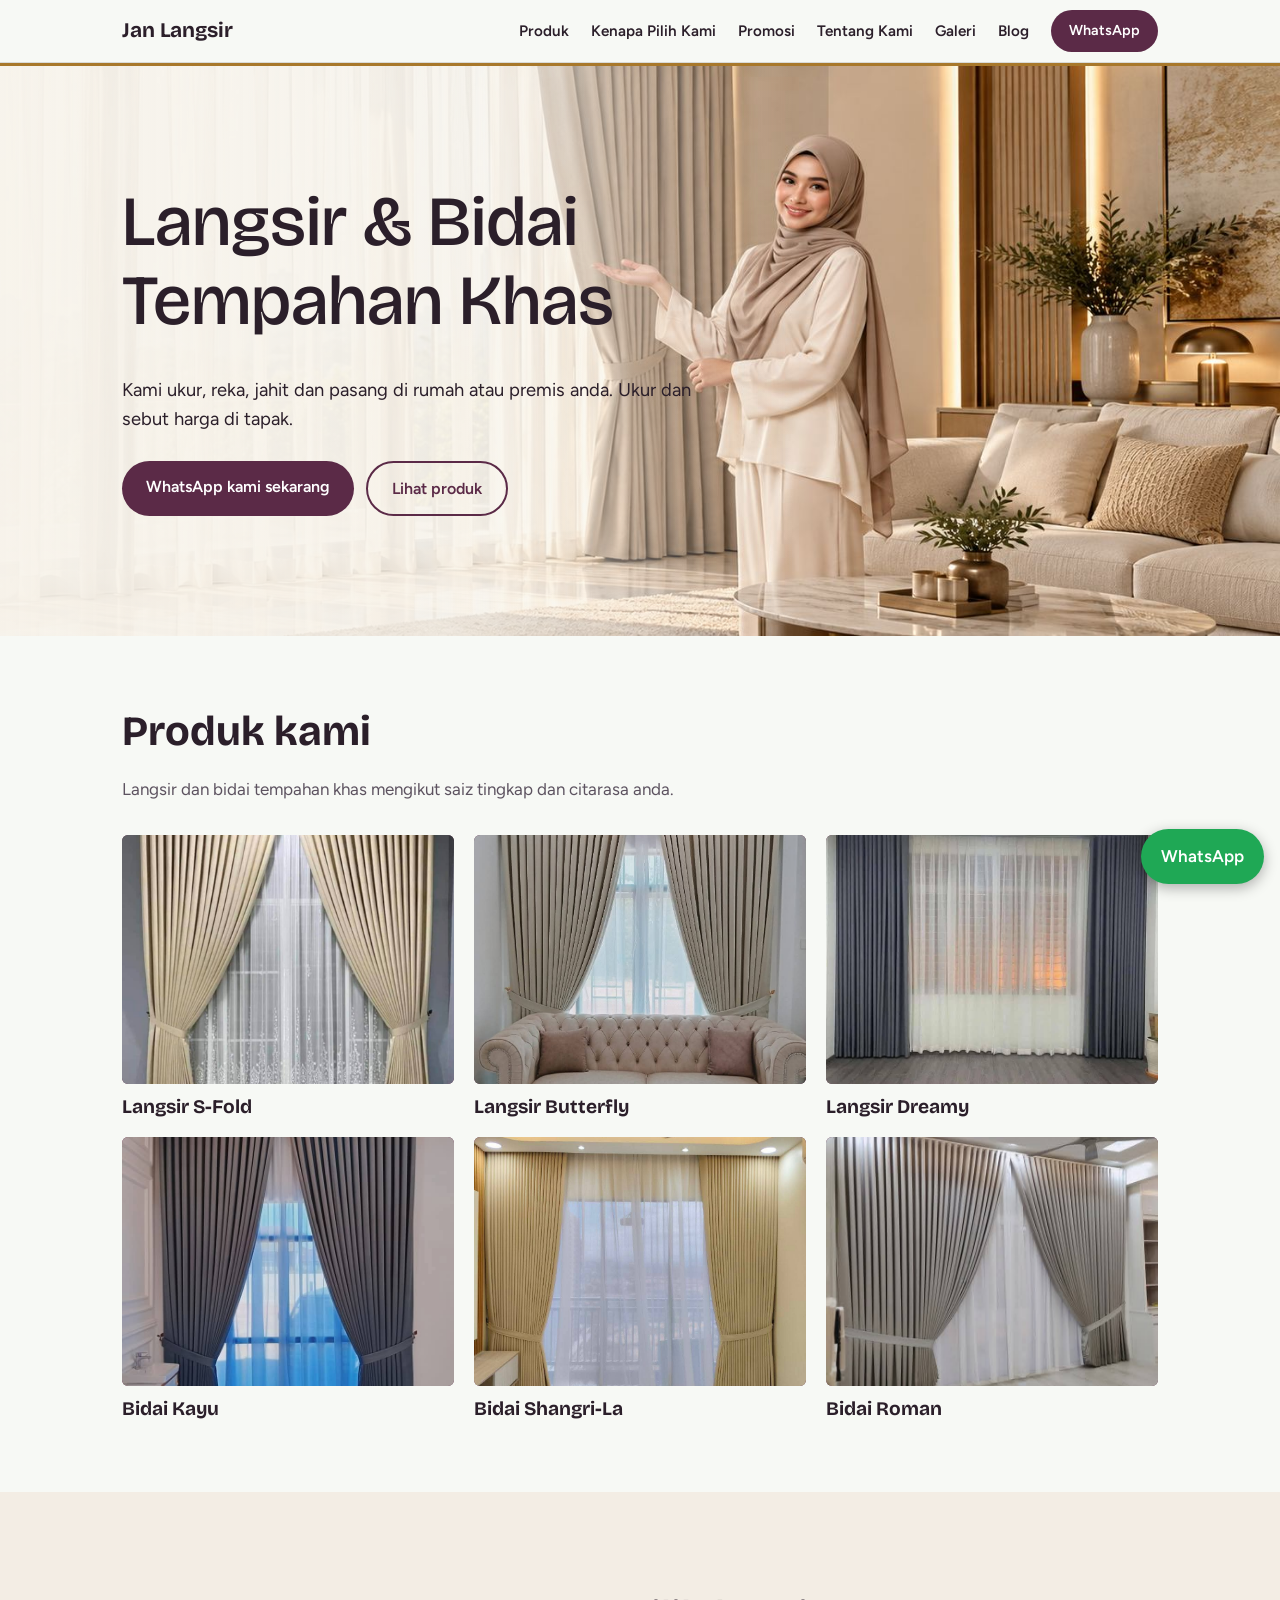
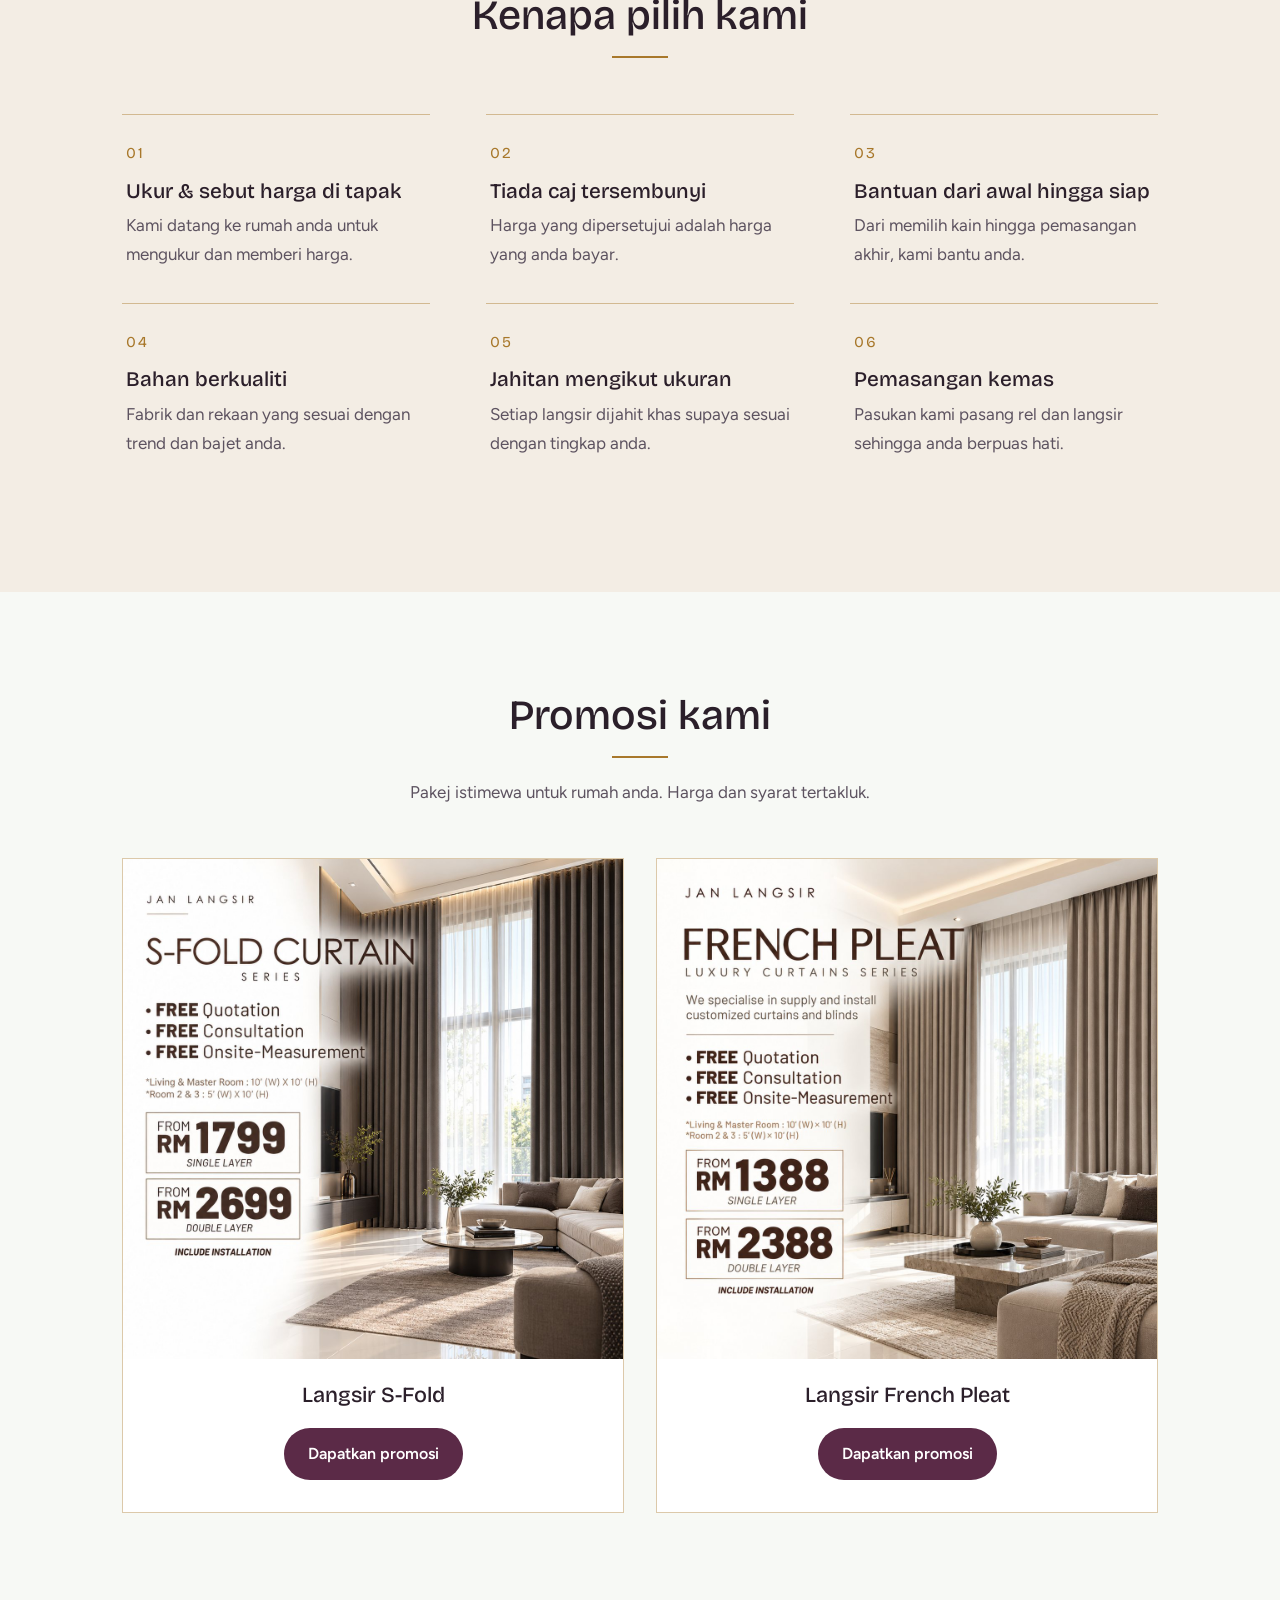
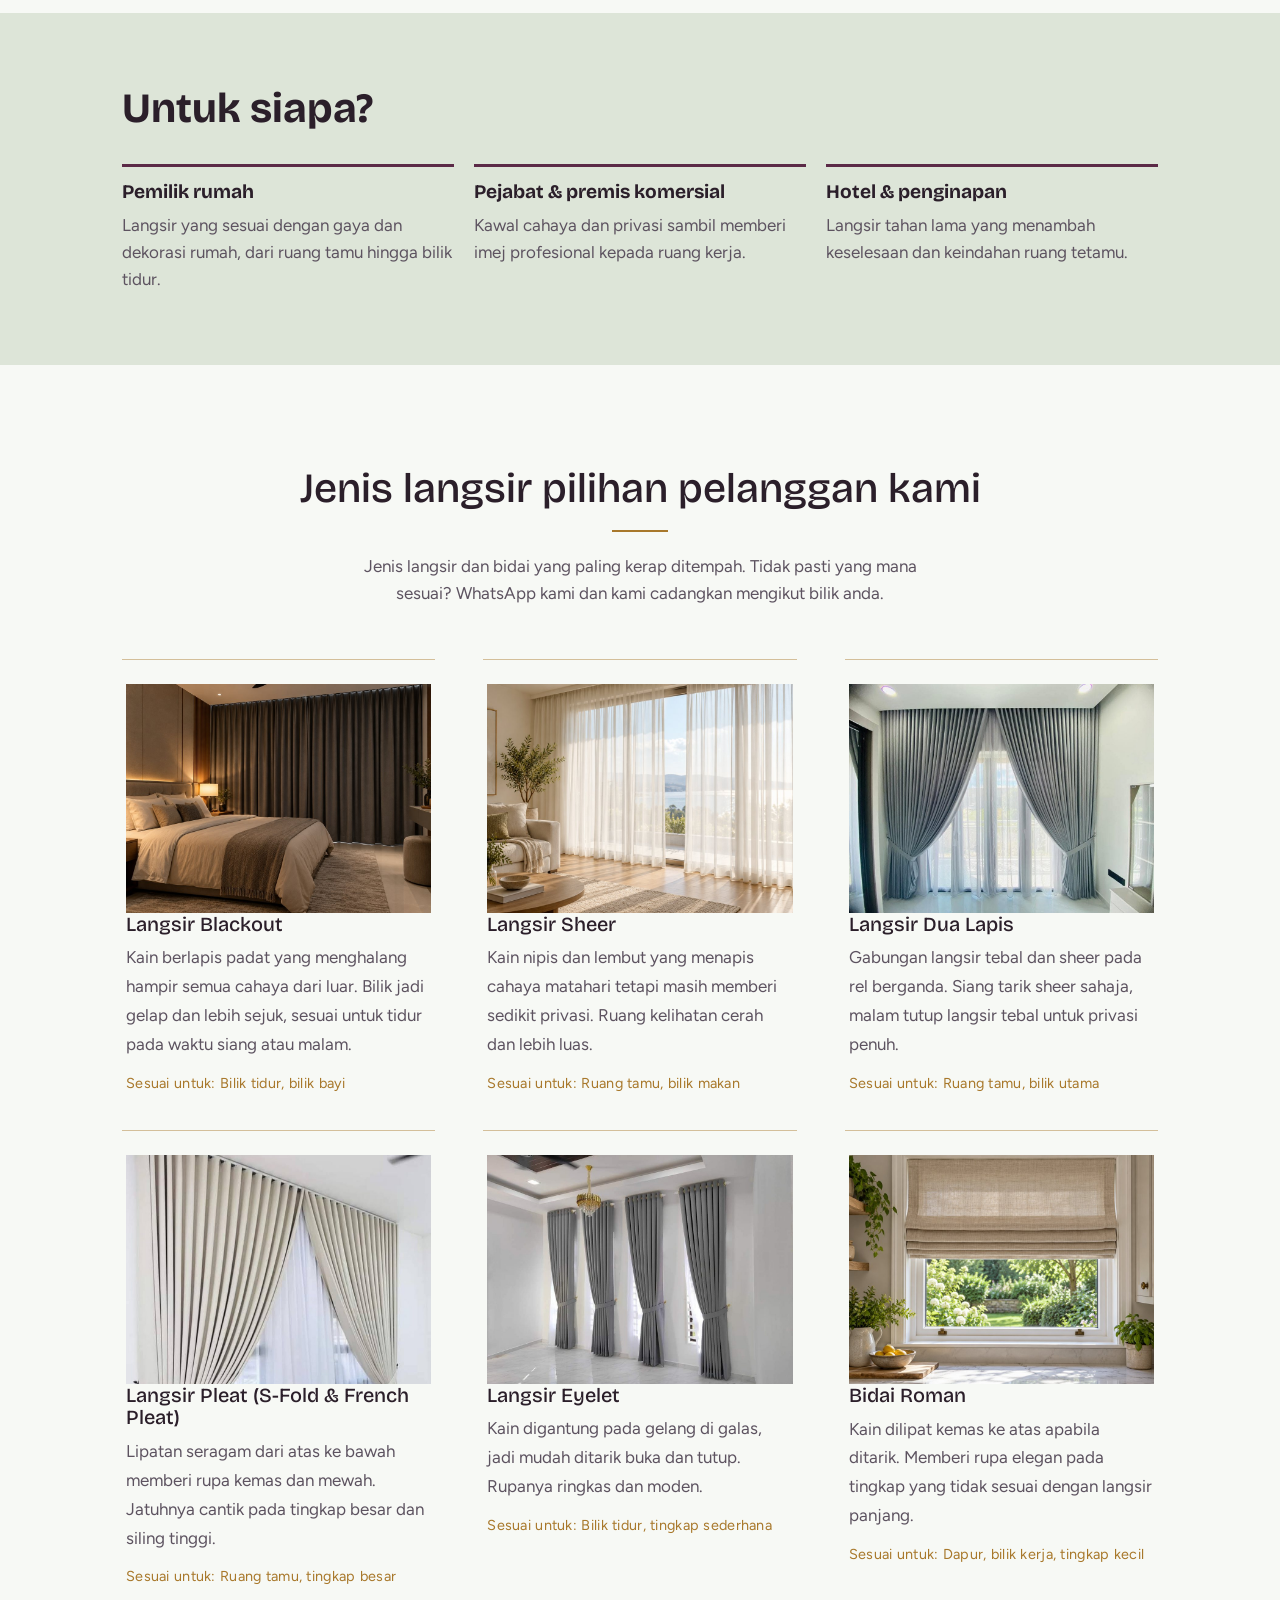
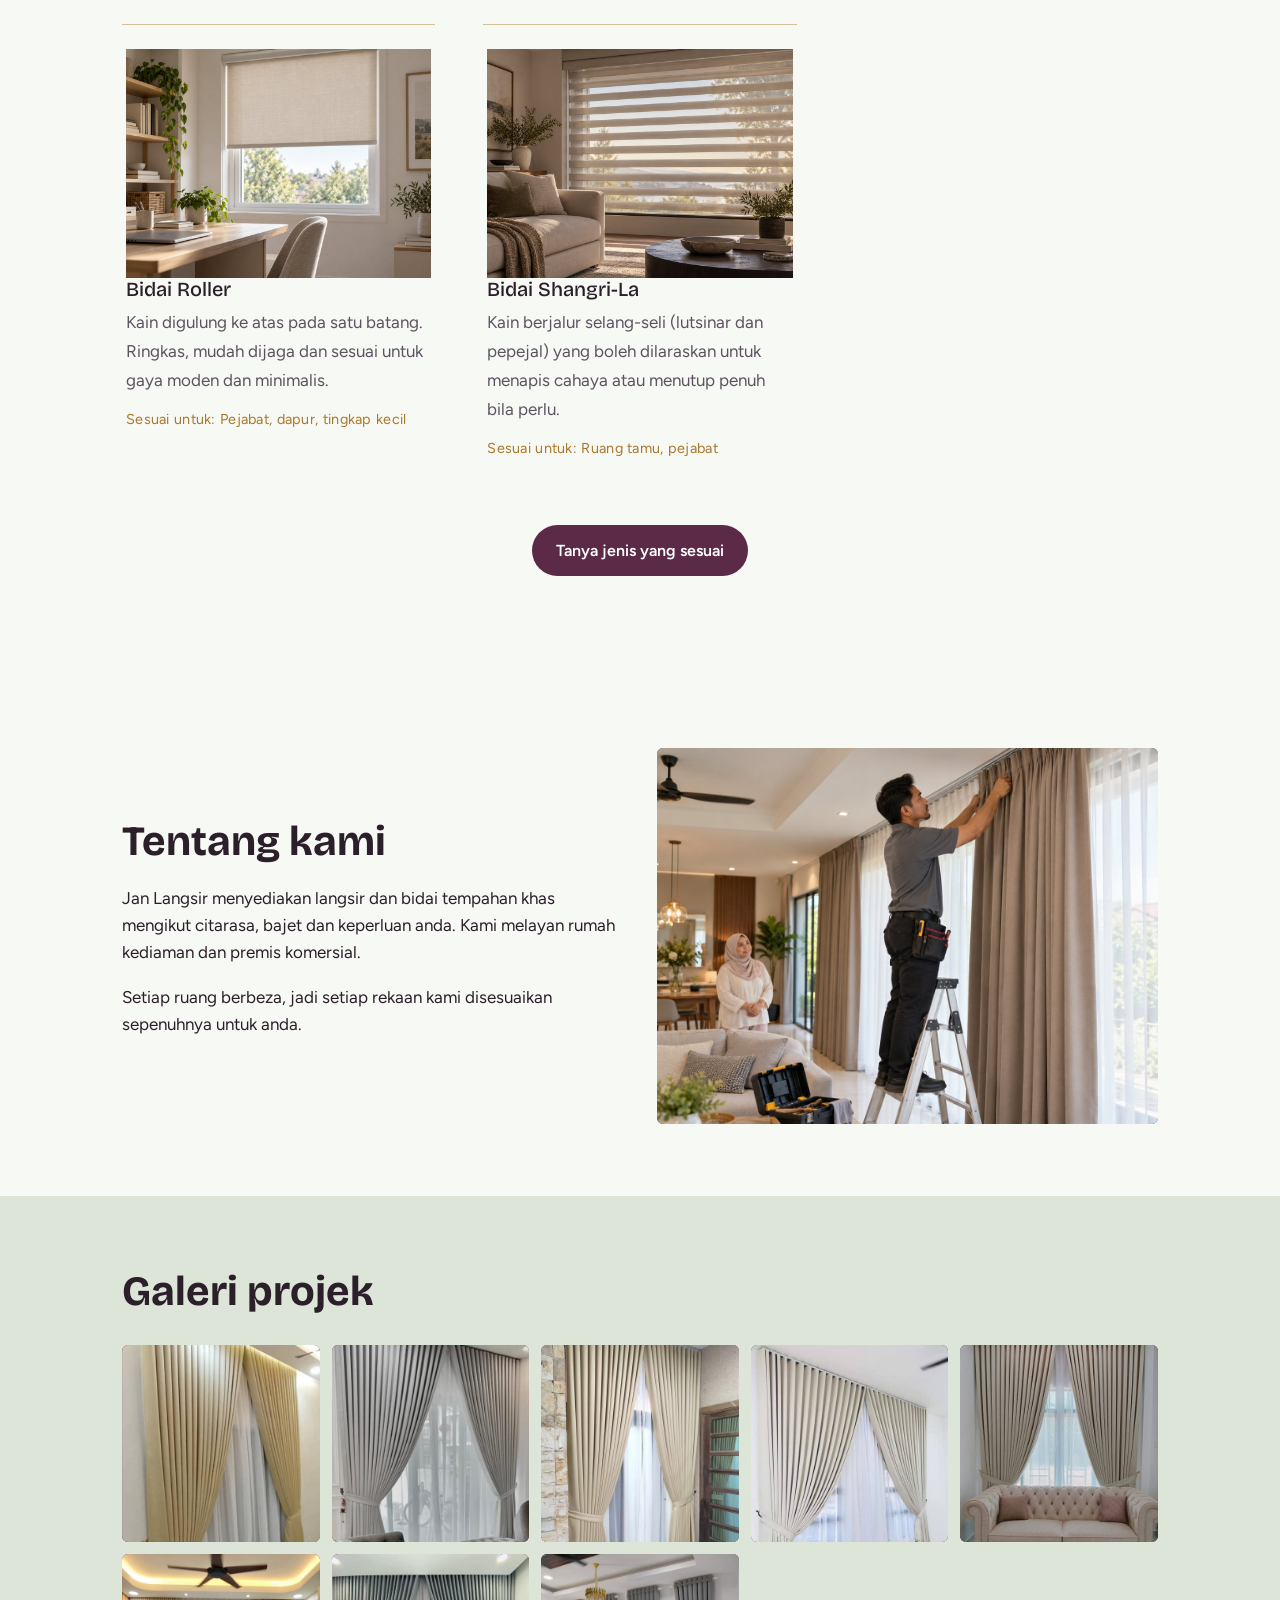
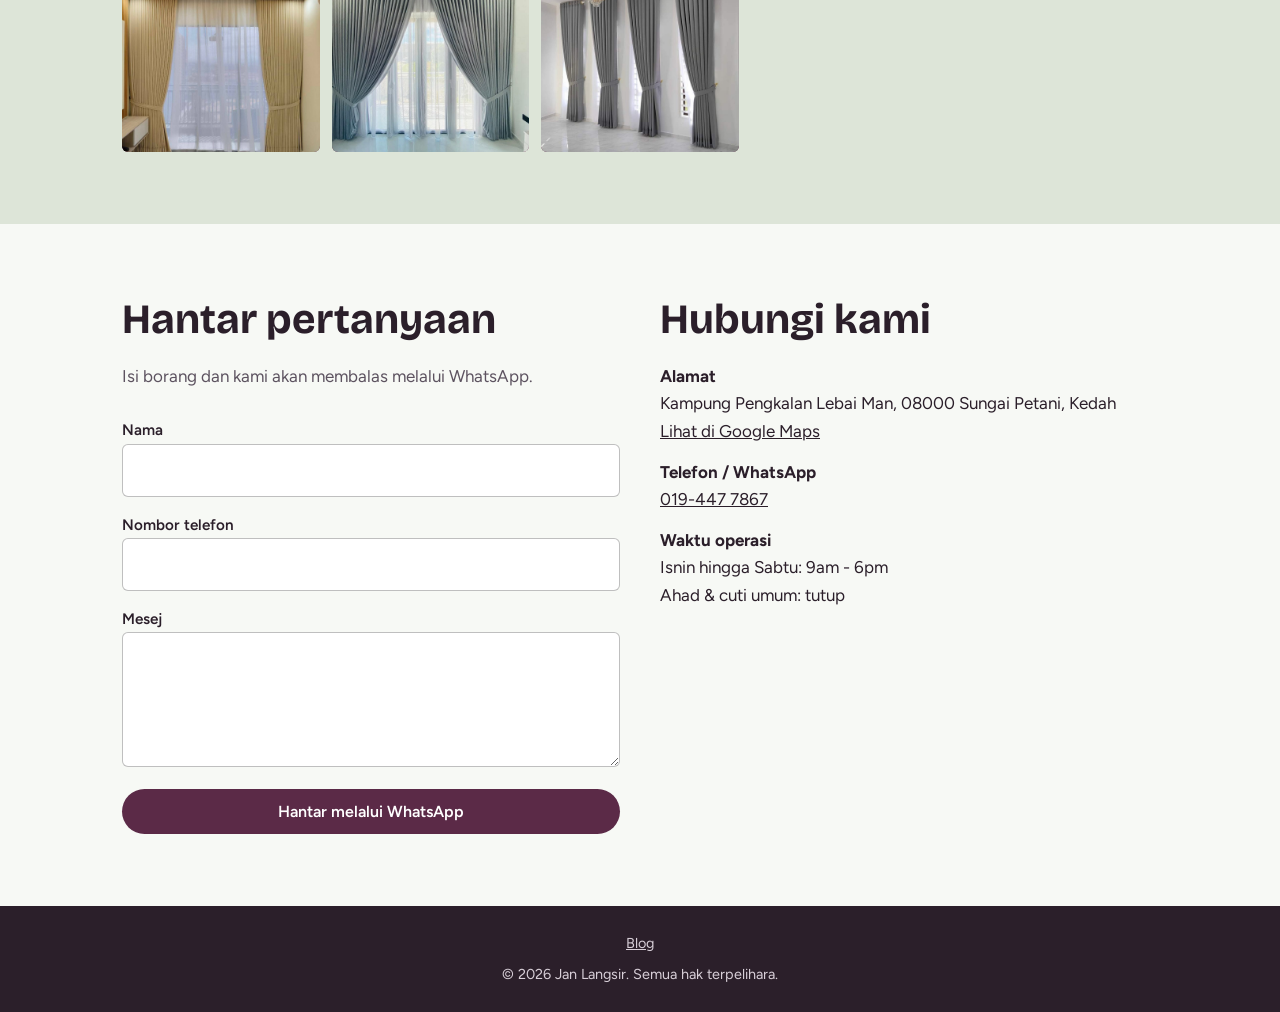
<file: index.html>
<!DOCTYPE html>
<html lang="ms">
<head>
<meta charset="utf-8">
<meta name="viewport" content="width=device-width, initial-scale=1">
<link rel="icon" href="/favicon.ico" sizes="any">
<link rel="icon" type="image/png" href="/favicon.png">
<link rel="apple-touch-icon" href="/apple-touch-icon.png">
<title>Jan Langsir | Langsir & Bidai Tempahan Khas</title>
<meta name="description" content="Langsir dan bidai tempahan khas. Ukur dan sebut harga di tapak. WhatsApp kami sekarang.">
<meta property="og:title" content="Jan Langsir | Langsir & Bidai Tempahan Khas">
<meta property="og:type" content="website">
<link rel="alternate" type="application/rss+xml" title="Blog Jan Langsir" href="blog/feed.xml">
<link rel="preconnect" href="https://fonts.googleapis.com">
<link rel="preconnect" href="https://fonts.gstatic.com" crossorigin>
<link href="https://fonts.googleapis.com/css2?family=Bricolage+Grotesque:wght@500;700&family=Figtree:wght@400;600&display=swap" rel="stylesheet">

<!-- ===== META PIXEL ===== -->
<script>
!function(f,b,e,v,n,t,s){if(f.fbq)return;n=f.fbq=function(){n.callMethod?
n.callMethod.apply(n,arguments):n.queue.push(arguments)};if(!f._fbq)f._fbq=n;
n.push=n;n.loaded=!0;n.version='2.0';n.queue=[];t=b.createElement(e);t.async=!0;
t.src=v;s=b.getElementsByTagName(e)[0];s.parentNode.insertBefore(t,s)}(window,
document,'script','https://connect.facebook.net/en_US/fbevents.js');
fbq('init', '1456977869632692');
fbq('track', 'PageView');
</script>
<noscript><img height="1" width="1" style="display:none" src="https://www.facebook.com/tr?id=1456977869632692&ev=PageView&noscript=1"></noscript>
<!-- ===== END META PIXEL ===== -->

<style>
:root{--ink:#2B1F2A;--plum:#5B2A47;--sage:#DDE5D8;--brass:#A8782B;--bg:#F7F9F5;--fg:#2B1F2A;--card:#fff;--muted:#5d5360}
@media (prefers-color-scheme:dark){:root{--bg:#1d1620;--fg:#f1ebf0;--card:#291e2b;--muted:#b9aebb;--sage:#262b26}}
*{box-sizing:border-box}
html{scroll-behavior:smooth;scroll-padding-top:70px}
body{margin:0;font-family:Figtree,system-ui,sans-serif;background:var(--bg);color:var(--fg);line-height:1.6;font-size:17px}
h1,h2,h3{font-family:'Bricolage Grotesque',Figtree,sans-serif;line-height:1.12;margin:0 0 .5em}
a{color:inherit}
img{max-width:100%;display:block}
:focus-visible{outline:3px solid var(--brass);outline-offset:3px}
.wrap{max-width:1080px;margin:0 auto;padding:0 22px}
.btn{display:inline-block;background:var(--plum);color:#fff;padding:13px 24px;border-radius:999px;font-weight:600;text-decoration:none;border:0;cursor:pointer;font-size:1rem;font-family:inherit}
.btn:hover{background:#431c34}
.btn.light{background:#fff;color:var(--plum)}
.btn.ghost{background:transparent;color:inherit;border:2px solid currentColor}

/* nav */
nav{position:sticky;top:0;z-index:20;background:var(--bg);border-bottom:1px solid rgba(128,128,128,.25)}
nav .wrap{display:flex;align-items:center;justify-content:space-between;height:62px;gap:14px}
.logo{font-family:'Bricolage Grotesque';font-weight:700;font-size:1.3rem;text-decoration:none}
nav ul{display:flex;gap:22px;list-style:none;margin:0;padding:0;align-items:center}
nav ul a{text-decoration:none;font-weight:600;font-size:.95rem}
nav .btn{padding:9px 18px;font-size:.9rem}
@media(max-width:820px){nav ul li:not(:last-child){display:none}}

/* hero */
.hero{position:relative;overflow:hidden;background:var(--plum);color:#fff}
.pleats{position:absolute;inset:0;background:repeating-linear-gradient(90deg,rgba(255,255,255,0) 0 38px,rgba(255,255,255,.09) 52px,rgba(0,0,0,.18) 70px,rgba(255,255,255,0) 90px);-webkit-mask-image:linear-gradient(#000 60%,transparent);mask-image:linear-gradient(#000 60%,transparent)}
.rail{position:absolute;top:0;left:0;right:0;height:10px;background:var(--brass)}
.hero .wrap{position:relative;padding-top:96px;padding-bottom:96px}
.hero h1{font-size:clamp(2.4rem,7vw,4.4rem);max-width:12em}
.hero p{font-size:1.15rem;max-width:32em}
.row{display:flex;gap:12px;flex-wrap:wrap;margin-top:26px}

section{padding:72px 0}
h2.t{font-size:clamp(1.8rem,4.5vw,2.6rem)}
.lead{color:var(--muted);max-width:36em;margin-bottom:0}
.band{background:var(--sage)}
.grid{display:grid;gap:20px;margin-top:32px}
.g3{grid-template-columns:repeat(auto-fit,minmax(280px,1fr))}
.g2{grid-template-columns:repeat(auto-fit,minmax(240px,1fr))}

/* image placeholder tiles: pleated pattern shows until real photo is uploaded */
.ph{position:relative;aspect-ratio:4/3;border-radius:6px;overflow:hidden;background:
 repeating-linear-gradient(90deg,#6c3556 0 18px,#5B2A47 30px,#4a2038 44px);}
.ph img{position:absolute;inset:0;width:100%;height:100%;object-fit:cover}
.prod h3{margin:12px 0 0;font-size:1.2rem}

.why{background:var(--card);border-left:5px solid var(--brass);padding:20px 22px;border-radius:6px}
.why h3{font-size:1.15rem}.why p{margin:0;color:var(--muted)}

.promo{background:var(--plum);color:#fff;border-radius:10px;padding:40px 28px;margin-top:0}
.promo h2{font-size:clamp(1.6rem,4vw,2.3rem)}
.pk{display:grid;gap:16px;grid-template-columns:repeat(auto-fit,minmax(240px,1fr));margin:24px 0}
.pk div{background:rgba(255,255,255,.12);border-radius:8px;padding:18px 20px}
.pk strong{display:block;font-family:'Bricolage Grotesque';font-size:1.8rem}

.who{border-top:3px solid var(--plum);padding-top:14px}
.who h3{font-size:1.2rem}.who p{color:var(--muted);margin:0}
.about{display:grid;gap:34px;grid-template-columns:repeat(auto-fit,minmax(280px,1fr));align-items:center}
.gal{display:grid;gap:12px;grid-template-columns:repeat(auto-fill,minmax(180px,1fr));margin-top:30px}
.gal .ph{aspect-ratio:1}

form{display:grid;gap:14px;max-width:560px;margin-top:26px}
label{font-weight:600;font-size:.95rem}
input,textarea{width:100%;padding:12px 14px;border:1px solid rgba(128,128,128,.5);border-radius:6px;font:inherit;background:var(--card);color:var(--fg)}
.contact{display:grid;gap:40px;grid-template-columns:repeat(auto-fit,minmax(280px,1fr))}
.info p{margin:0 0 14px}
footer{background:var(--ink);color:#d8cfd8;text-align:center;padding:26px 22px;font-size:.9rem}
.wa{position:fixed;right:16px;bottom:16px;background:#1FA855;color:#fff;border-radius:999px;padding:14px 20px;font-weight:600;text-decoration:none;box-shadow:0 4px 14px rgba(0,0,0,.3);z-index:30}

.hero{color:#2B1F2A;background:linear-gradient(90deg,rgba(247,243,235,.94) 0%,rgba(247,243,235,.8) 35%,rgba(247,243,235,0) 62%),url('images/hero.jpeg') right center/cover no-repeat,#efe6da}
.pleats{display:none}
.rail{height:3px}
.hero .wrap{padding-top:120px;padding-bottom:120px}
.hero h1{font-weight:500;max-width:10em}
.hero .btn.light{background:var(--plum);color:#fff}
.hero .btn.ghost{color:var(--plum)}
@media(max-width:700px){.hero{background:linear-gradient(180deg,rgba(247,243,235,.93),rgba(247,243,235,.72)),url('images/hero.jpeg') 72% center/cover no-repeat,#efe6da}.hero .wrap{padding-top:80px;padding-bottom:80px}}
#kenapa{background:#F3EDE4;padding:100px 0}
#kenapa h2.t{text-align:center;font-weight:500}
#kenapa h2.t::after{content:"";display:block;width:56px;height:2px;background:var(--brass);margin:18px auto 0}
#kenapa .grid{counter-reset:w;gap:0 56px;margin-top:56px}
#kenapa .why{counter-increment:w;background:transparent;border:0;border-top:1px solid rgba(168,120,43,.45);border-radius:0;padding:26px 4px 34px}
#kenapa .why::before{content:"0" counter(w);font-family:'Bricolage Grotesque',sans-serif;color:var(--brass);font-size:.95rem;letter-spacing:.14em;display:block;margin-bottom:14px}
#kenapa .why h3{font-weight:500;font-size:1.3rem;margin-bottom:.4em}
#kenapa .why p{line-height:1.7}
@media(prefers-color-scheme:dark){#kenapa{background:#241b26}}
#promosi{padding:100px 0}
#promosi h2.t{text-align:center;font-weight:500}
#promosi h2.t::after{content:"";display:block;width:56px;height:2px;background:var(--brass);margin:18px auto 0}
#promosi .lead{text-align:center;margin:18px auto 0}
.promo-grid{display:grid;gap:32px;grid-template-columns:repeat(auto-fit,minmax(290px,1fr));margin-top:52px}
.pcard{background:var(--card);border:1px solid rgba(168,120,43,.4)}
.pcard .ph{border-radius:0;aspect-ratio:4/3}
.pbody{padding:28px 28px 34px}
.pbody h3{font-size:1.55rem;font-weight:500;margin-bottom:.5em}
.pprice{margin:.15em 0;color:var(--muted)}
.pprice strong{font-family:'Bricolage Grotesque',sans-serif;font-size:1.9rem;font-weight:500;color:var(--plum)}
.pbody ul{list-style:none;padding:0;margin:20px 0 26px}
.pbody li{padding-left:22px;position:relative;margin:4px 0}
.pbody li::before{content:"";position:absolute;left:0;top:.8em;width:12px;height:1px;background:var(--brass)}
@media(prefers-color-scheme:dark){.pprice strong{color:#e6c98a}}
.pcard .ph{aspect-ratio:1/1}
.pbody{text-align:center;padding:24px 20px 32px}
.pbody h3{font-size:1.35rem}
.pbody .btn{margin-top:10px}
.jenis{padding:100px 0}.jenis h2.t{text-align:center;font-weight:500}.jenis h2.t::after{content:"";display:block;width:56px;height:2px;background:var(--brass);margin:18px auto 0}.jenis .lead{text-align:center;margin:18px auto 0}.jgrid{display:grid;grid-template-columns:repeat(auto-fit,minmax(260px,1fr));gap:0 48px;margin-top:52px}.jitem{border-top:1px solid rgba(168,120,43,.45);padding:24px 4px 34px}.jitem h3{font-weight:500;font-size:1.25rem;margin-bottom:.4em}.jitem p{margin:0 0 10px;color:var(--muted);line-height:1.7}.jitem span{font-size:.9rem;color:var(--brass);letter-spacing:.02em}.jcta{text-align:center;margin:30px 0 0}aspect-ratio:4/3;overflow:hidden;margin-bottom:18px}.jimg img{width:100%;height:100%;object-fit:cover;display:block}</style>
</head>
<body>

<nav>
  <div class="wrap">
    <a class="logo" href="#home">Jan Langsir</a>
    <ul>
      <li><a href="#produk">Produk</a></li>
      <li><a href="#kenapa">Kenapa Pilih Kami</a></li>
      <li><a href="#promosi">Promosi</a></li>
      <li><a href="#tentang">Tentang Kami</a></li>
      <li><a href="#galeri">Galeri</a></li>
      <li><a href="blog/">Blog</a></li>
      <li><a class="btn wa-link" href="https://wa.me/60194477867?text=Hi%2C%20saya%20berminat%20dengan%20langsir" target="_blank" rel="noopener">WhatsApp</a></li>
    </ul>
  </div>
</nav>

<header class="hero" id="home">
  <div class="rail"></div><div class="pleats"></div>
  <div class="wrap">
    <h1>Langsir &amp; Bidai Tempahan Khas</h1>
    <p>Kami ukur, reka, jahit dan pasang di rumah atau premis anda. Ukur dan sebut harga di tapak.</p>
    <div class="row">
      <a class="btn light wa-link" href="https://wa.me/60194477867?text=Hi%2C%20saya%20berminat%20dengan%20langsir" target="_blank" rel="noopener">WhatsApp kami sekarang</a>
      <a class="btn ghost" href="#produk">Lihat produk</a>
    </div>
  </div>
</header>

<section id="produk">
  <div class="wrap">
    <h2 class="t">Produk kami</h2>
    <p class="lead">Langsir dan bidai tempahan khas mengikut saiz tingkap dan citarasa anda.</p>
    <!-- Gambar: upload ke folder images/ dengan nama product-1.jpg hingga product-6.jpg -->
    <div class="grid g3">
      <div class="prod"><div class="ph"><img src="images/product-1.jpeg" alt="Langsir S-Fold" loading="lazy" onerror="this.remove()"></div><h3>Langsir S-Fold</h3></div>
      <div class="prod"><div class="ph"><img src="images/product-2.jpeg" alt="Langsir Butterfly" loading="lazy" onerror="this.remove()"></div><h3>Langsir Butterfly</h3></div>
      <div class="prod"><div class="ph"><img src="images/product-3.jpeg" alt="Langsir Dreamy" loading="lazy" onerror="this.remove()"></div><h3>Langsir Dreamy</h3></div>
      <div class="prod"><div class="ph"><img src="images/product-4.jpeg" alt="Bidai Kayu" loading="lazy" onerror="this.remove()"></div><h3>Bidai Kayu</h3></div>
      <div class="prod"><div class="ph"><img src="images/product-5.jpeg" alt="Bidai Shangri-La" loading="lazy" onerror="this.remove()"></div><h3>Bidai Shangri-La</h3></div>
      <div class="prod"><div class="ph"><img src="images/product-6.jpeg" alt="Bidai Roman" loading="lazy" onerror="this.remove()"></div><h3>Bidai Roman</h3></div>
    </div>
  </div>
</section>

<section id="kenapa" class="band">
  <div class="wrap">
    <h2 class="t">Kenapa pilih kami</h2>
    <!-- Ubah ayat di bawah supaya sepadan dengan perkhidmatan sebenar anda -->
    <div class="grid g3">
      <div class="why"><h3>Ukur &amp; sebut harga di tapak</h3><p>Kami datang ke rumah anda untuk mengukur dan memberi harga.</p></div>
      <div class="why"><h3>Tiada caj tersembunyi</h3><p>Harga yang dipersetujui adalah harga yang anda bayar.</p></div>
      <div class="why"><h3>Bantuan dari awal hingga siap</h3><p>Dari memilih kain hingga pemasangan akhir, kami bantu anda.</p></div>
      <div class="why"><h3>Bahan berkualiti</h3><p>Fabrik dan rekaan yang sesuai dengan trend dan bajet anda.</p></div>
      <div class="why"><h3>Jahitan mengikut ukuran</h3><p>Setiap langsir dijahit khas supaya sesuai dengan tingkap anda.</p></div>
      <div class="why"><h3>Pemasangan kemas</h3><p>Pasukan kami pasang rel dan langsir sehingga anda berpuas hati.</p></div>
    </div>
  </div>
</section>

<section id="promosi">
  <div class="wrap">
    <h2 class="t">Promosi kami</h2>
    <p class="lead">Pakej istimewa untuk rumah anda. Harga dan syarat tertakluk.</p>
    <div class="promo-grid">
      <article class="pcard">
        <div class="ph"><img src="images/promo-1.jpeg" alt="Promosi Langsir S-Fold: bermula dari RM1799 satu lapis, RM2699 dua lapis, termasuk pemasangan" loading="lazy" onerror="this.remove()"></div>
        <div class="pbody">
          <h3>Langsir S-Fold</h3>
          <a class="btn wa-link" href="https://wa.me/60194477867?text=Hi%2C%20saya%20berminat%20dengan%20promosi%20langsir%20S-Fold" target="_blank" rel="noopener">Dapatkan promosi</a>
        </div>
      </article>
      <article class="pcard">
        <div class="ph"><img src="images/promo-2.jpeg" alt="Promosi Langsir French Pleat: bermula dari RM1388 satu lapis, RM2388 dua lapis, termasuk pemasangan" loading="lazy" onerror="this.remove()"></div>
        <div class="pbody">
          <h3>Langsir French Pleat</h3>
          <a class="btn wa-link" href="https://wa.me/60194477867?text=Hi%2C%20saya%20berminat%20dengan%20promosi%20langsir%20French%20Pleat" target="_blank" rel="noopener">Dapatkan promosi</a>
        </div>
      </article>
    </div>
  </div>
</section>

<section class="band">
  <div class="wrap">
    <h2 class="t">Untuk siapa?</h2>
    <div class="grid g3">
      <div class="who"><h3>Pemilik rumah</h3><p>Langsir yang sesuai dengan gaya dan dekorasi rumah, dari ruang tamu hingga bilik tidur.</p></div>
      <div class="who"><h3>Pejabat &amp; premis komersial</h3><p>Kawal cahaya dan privasi sambil memberi imej profesional kepada ruang kerja.</p></div>
      <div class="who"><h3>Hotel &amp; penginapan</h3><p>Langsir tahan lama yang menambah keselesaan dan keindahan ruang tetamu.</p></div>
    </div>
  </div>
</section>

<section id="jenis" class="jenis"><div class="wrap"><h2 class="t">Jenis langsir pilihan pelanggan kami</h2><p class="lead">Jenis langsir dan bidai yang paling kerap ditempah. Tidak pasti yang mana sesuai? WhatsApp kami dan kami cadangkan mengikut bilik anda.</p><div class="jgrid"><article class="jitem"><h3>Langsir Blackout</h3><p>Kain berlapis padat yang menghalang hampir semua cahaya dari luar. Bilik jadi gelap dan lebih sejuk, sesuai untuk tidur pada waktu siang atau malam.</p><span>Sesuai untuk: Bilik tidur, bilik bayi</span></article><article class="jitem"><h3>Langsir Sheer</h3><p>Kain nipis dan lembut yang menapis cahaya matahari tetapi masih memberi sedikit privasi. Ruang kelihatan cerah dan lebih luas.</p><span>Sesuai untuk: Ruang tamu, bilik makan</span></article><article class="jitem"><h3>Langsir Dua Lapis</h3><p>Gabungan langsir tebal dan sheer pada rel berganda. Siang tarik sheer sahaja, malam tutup langsir tebal untuk privasi penuh.</p><span>Sesuai untuk: Ruang tamu, bilik utama</span></article><article class="jitem"><h3>Langsir Pleat (S-Fold &amp; French Pleat)</h3><p>Lipatan seragam dari atas ke bawah memberi rupa kemas dan mewah. Jatuhnya cantik pada tingkap besar dan siling tinggi.</p><span>Sesuai untuk: Ruang tamu, tingkap besar</span></article><article class="jitem"><h3>Langsir Eyelet</h3><p>Kain digantung pada gelang di galas, jadi mudah ditarik buka dan tutup. Rupanya ringkas dan moden.</p><span>Sesuai untuk: Bilik tidur, tingkap sederhana</span></article><article class="jitem"><h3>Bidai Roman</h3><p>Kain dilipat kemas ke atas apabila ditarik. Memberi rupa elegan pada tingkap yang tidak sesuai dengan langsir panjang.</p><span>Sesuai untuk: Dapur, bilik kerja, tingkap kecil</span></article><article class="jitem"><h3>Bidai Roller</h3><p>Kain digulung ke atas pada satu batang. Ringkas, mudah dijaga dan sesuai untuk gaya moden dan minimalis.</p><span>Sesuai untuk: Pejabat, dapur, tingkap kecil</span></article><article class="jitem"><h3>Bidai Shangri-La</h3><p>Kain berjalur selang-seli (lutsinar dan pepejal) yang boleh dilaraskan untuk menapis cahaya atau menutup penuh bila perlu.</p><span>Sesuai untuk: Ruang tamu, pejabat</span></article></div><p class="jcta"><a class="btn wa-link" href="https://wa.me/60194477867?text=Hi%2C%20saya%20nak%20tanya%20tentang%20jenis%20langsir" target="_blank" rel="noopener">Tanya jenis yang sesuai</a></p></div></section><section id="tentang">
  <div class="wrap about">
    <div>
      <h2 class="t">Tentang kami</h2>
      <!-- Tulis kisah perniagaan anda: tahun mula, kawasan, pengalaman -->
      <p>Jan Langsir menyediakan langsir dan bidai tempahan khas mengikut citarasa, bajet dan keperluan anda. Kami melayan rumah kediaman dan premis komersial.</p>
      <p>Setiap ruang berbeza, jadi setiap rekaan kami disesuaikan sepenuhnya untuk anda.</p>
    </div>
    <div class="ph"><img src="images/about.jpeg" alt="Jan Langsir" loading="lazy" onerror="this.remove()"></div>
  </div>
</section>

<section id="galeri" class="band">
  <div class="wrap">
    <h2 class="t">Galeri projek</h2>
    <!-- Gambar: gallery-1.jpg hingga gallery-8.jpg dalam folder images/ -->
    <div class="gal">
      <div class="ph"><img src="images/gallery-1.jpeg" alt="Projek langsir" loading="lazy" onerror="this.remove()"></div>
      <div class="ph"><img src="images/gallery-2.jpeg" alt="Projek langsir" loading="lazy" onerror="this.remove()"></div>
      <div class="ph"><img src="images/gallery-3.jpeg" alt="Projek langsir" loading="lazy" onerror="this.remove()"></div>
      <div class="ph"><img src="images/gallery-4.jpeg" alt="Projek langsir" loading="lazy" onerror="this.remove()"></div>
      <div class="ph"><img src="images/gallery-5.jpeg" alt="Projek langsir" loading="lazy" onerror="this.remove()"></div>
      <div class="ph"><img src="images/gallery-6.jpeg" alt="Projek langsir" loading="lazy" onerror="this.remove()"></div>
      <div class="ph"><img src="images/gallery-7.jpeg" alt="Projek langsir" loading="lazy" onerror="this.remove()"></div>
      <div class="ph"><img src="images/gallery-8.jpeg" alt="Projek langsir" loading="lazy" onerror="this.remove()"></div>
    </div>
  </div>
</section>

<!-- Bahagian ULASAN: tambah di sini bila anda ada ulasan pelanggan sebenar -->

<section id="hubungi">
  <div class="wrap contact">
    <div>
      <h2 class="t">Hantar pertanyaan</h2>
      <p class="lead">Isi borang dan kami akan membalas melalui WhatsApp.</p>
      <form id="enq">
        <div><label for="n">Nama</label><input id="n" required></div>
        <div><label for="p">Nombor telefon</label><input id="p" type="tel" required></div>
        <div><label for="m">Mesej</label><textarea id="m" rows="4"></textarea></div>
        <button class="btn" type="submit">Hantar melalui WhatsApp</button>
      </form>
    </div>
    <div class="info">
      <h2 class="t">Hubungi kami</h2>
      <!-- Tukar alamat, nombor dan waktu operasi -->
      <p><strong>Alamat</strong><br>Kampung Pengkalan Lebai Man, 08000 Sungai Petani, Kedah<br><a href="https://maps.app.goo.gl/HEbjg31EkghCRwA37" target="_blank" rel="noopener">Lihat di Google Maps</a></p>
      <p><strong>Telefon / WhatsApp</strong><br><a class="wa-link" href="https://wa.me/60194477867" target="_blank" rel="noopener">019-447 7867</a></p>
      <p><strong>Waktu operasi</strong><br>Isnin hingga Sabtu: 9am - 6pm<br>Ahad &amp; cuti umum: tutup</p>
    </div>
  </div>
</section>

<footer><p style="margin:0 0 8px"><a href="blog/">Blog</a></p>&copy; <span id="yr"></span> Jan Langsir. Semua hak terpelihara.</footer>
<a class="wa wa-link" href="https://wa.me/60194477867?text=Hi%2C%20saya%20berminat%20dengan%20langsir" target="_blank" rel="noopener" aria-label="WhatsApp">WhatsApp</a>

<script>
var WA='60194477867'; // nombor WhatsApp anda, tanpa + atau sempang
document.querySelectorAll('.jitem').forEach(function(c,i){var im=new Image();im.alt=c.querySelector('h3').textContent;im.onload=function(){var d=document.createElement('div');d.className='jimg';d.appendChild(im);c.insertBefore(d,c.firstChild)};im.src='images/jenis-'+(i+1)+'.jpeg'});document.getElementById('yr').textContent=new Date().getFullYear();
document.querySelectorAll('.wa-link').forEach(function(a){
  a.addEventListener('click',function(){ if(window.fbq) fbq('track','Contact'); });
});
document.getElementById('enq').addEventListener('submit',function(e){
  e.preventDefault();
  if(window.fbq) fbq('track','Lead');
  var t='Nama: '+n.value+'\nTelefon: '+p.value+'\nMesej: '+m.value;
  window.open('https://wa.me/'+WA+'?text='+encodeURIComponent(t),'_blank');
});
</script>
</body>
</html>
</file>
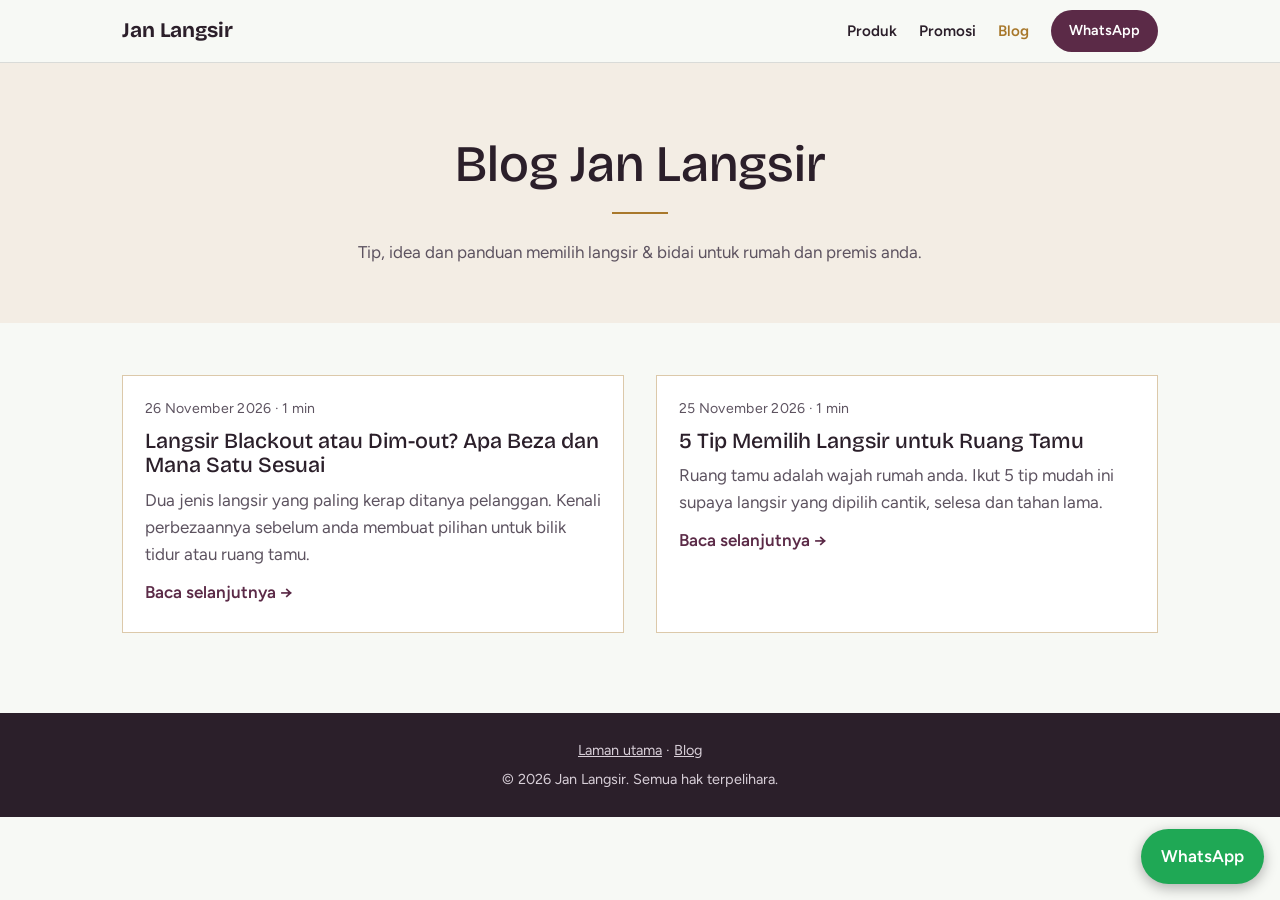
<file: blog/index.html>
<!DOCTYPE html>
<html lang="ms">
<head>
<meta charset="utf-8">
<meta name="viewport" content="width=device-width, initial-scale=1">
<!-- generated-by-build.py -->
<title>Blog Jan Langsir | Jan Langsir</title>
<meta name="description" content="Tip, idea dan panduan memilih langsir &amp; bidai untuk rumah dan premis anda.">
<link rel="canonical" href="https://jan-langsir.com/blog/">
<link rel="icon" href="../favicon.ico" sizes="any">
<link rel="alternate" type="application/rss+xml" title="Blog Jan Langsir" href="https://jan-langsir.com/blog/feed.xml">
<meta property="og:site_name" content="Jan Langsir">
<meta property="og:locale" content="ms_MY">
<meta property="og:type" content="website">
<meta property="og:title" content="Blog Jan Langsir | Jan Langsir">
<meta property="og:description" content="Tip, idea dan panduan memilih langsir &amp; bidai untuk rumah dan premis anda.">
<meta property="og:url" content="https://jan-langsir.com/blog/">
<meta property="og:image" content="https://jan-langsir.com/images/hero.jpeg">
<meta name="twitter:card" content="summary_large_image">
<meta name="twitter:title" content="Blog Jan Langsir | Jan Langsir">
<meta name="twitter:description" content="Tip, idea dan panduan memilih langsir &amp; bidai untuk rumah dan premis anda.">
<meta name="twitter:image" content="https://jan-langsir.com/images/hero.jpeg">
<link rel="preconnect" href="https://fonts.googleapis.com">
<link rel="preconnect" href="https://fonts.gstatic.com" crossorigin>
<link href="https://fonts.googleapis.com/css2?family=Bricolage+Grotesque:wght@500;700&family=Figtree:wght@400;600&display=swap" rel="stylesheet">
<script>
!function(f,b,e,v,n,t,s){if(f.fbq)return;n=f.fbq=function(){n.callMethod?
n.callMethod.apply(n,arguments):n.queue.push(arguments)};if(!f._fbq)f._fbq=n;
n.push=n;n.loaded=!0;n.version='2.0';n.queue=[];t=b.createElement(e);t.async=!0;
t.src=v;s=b.getElementsByTagName(e)[0];s.parentNode.insertBefore(t,s)}(window,
document,'script','https://connect.facebook.net/en_US/fbevents.js');
fbq('init', '1456977869632692');
fbq('track', 'PageView');
</script>
<link rel="stylesheet" href="../blog/blog.css">
</head>
<body>
<nav>
  <div class="wrap">
    <a class="logo" href="../">Jan Langsir</a>
    <ul>
      <li><a href="../#produk">Produk</a></li>
      <li><a href="../#promosi">Promosi</a></li>
      <li><a href="../blog/" aria-current="page">Blog</a></li>
      <li><a class="btn wa-link" href="https://wa.me/60194477867?text=Hi%2C%20saya%20berminat%20dengan%20langsir" target="_blank" rel="noopener">WhatsApp</a></li>
    </ul>
  </div>
</nav>
<header class="bloghead">
  <div class="wrap">
    <h1>Blog Jan Langsir</h1>
    <p>Tip, idea dan panduan memilih langsir & bidai untuk rumah dan premis anda.</p>
  </div>
</header>
<main class="wrap">
  <div class="cards">
<article class="card">
  <a class="card-a" href="langsir-blackout-atau-dimout/">
    
    <div class="card-b">
      <p class="meta">26 November 2026 &middot; 1 min</p>
      <h2>Langsir Blackout atau Dim-out? Apa Beza dan Mana Satu Sesuai</h2>
      <p>Dua jenis langsir yang paling kerap ditanya pelanggan. Kenali perbezaannya sebelum anda membuat pilihan untuk bilik tidur atau ruang tamu.</p>
      <span class="more">Baca selanjutnya &rarr;</span>
    </div>
  </a>
</article>
<article class="card">
  <a class="card-a" href="5-tip-pilih-langsir-ruang-tamu/">
    
    <div class="card-b">
      <p class="meta">25 November 2026 &middot; 1 min</p>
      <h2>5 Tip Memilih Langsir untuk Ruang Tamu</h2>
      <p>Ruang tamu adalah wajah rumah anda. Ikut 5 tip mudah ini supaya langsir yang dipilih cantik, selesa dan tahan lama.</p>
      <span class="more">Baca selanjutnya &rarr;</span>
    </div>
  </a>
</article>
  </div>
</main>
<footer><p style="margin:0 0 6px"><a href="../">Laman utama</a> &middot; <a href="../blog/">Blog</a></p>&copy; 2026 Jan Langsir. Semua hak terpelihara.</footer>
<a class="wa wa-link" href="https://wa.me/60194477867?text=Hi%2C%20saya%20berminat%20dengan%20langsir" target="_blank" rel="noopener" aria-label="WhatsApp">WhatsApp</a>
<script>
document.querySelectorAll('.wa-link').forEach(function(a){a.addEventListener('click',function(){if(window.fbq)fbq('track','Contact');});});
var cp=document.getElementById('copylink');
if(cp){cp.addEventListener('click',function(){
  var u=cp.getAttribute('data-url');
  function ok(){cp.textContent='Pautan disalin ✓';setTimeout(function(){cp.textContent='Salin pautan';},2200);}
  if(navigator.clipboard){navigator.clipboard.writeText(u).then(ok);}
  else{var t=document.createElement('textarea');t.value=u;document.body.appendChild(t);t.select();document.execCommand('copy');t.remove();ok();}
});}
var nb=document.getElementById('nativeshare');
if(nb){if(navigator.share){nb.hidden=false;nb.addEventListener('click',function(){navigator.share({title:nb.getAttribute('data-title'),url:nb.getAttribute('data-url')}).catch(function(){});});}}
</script>
</body>
</html>
</file>
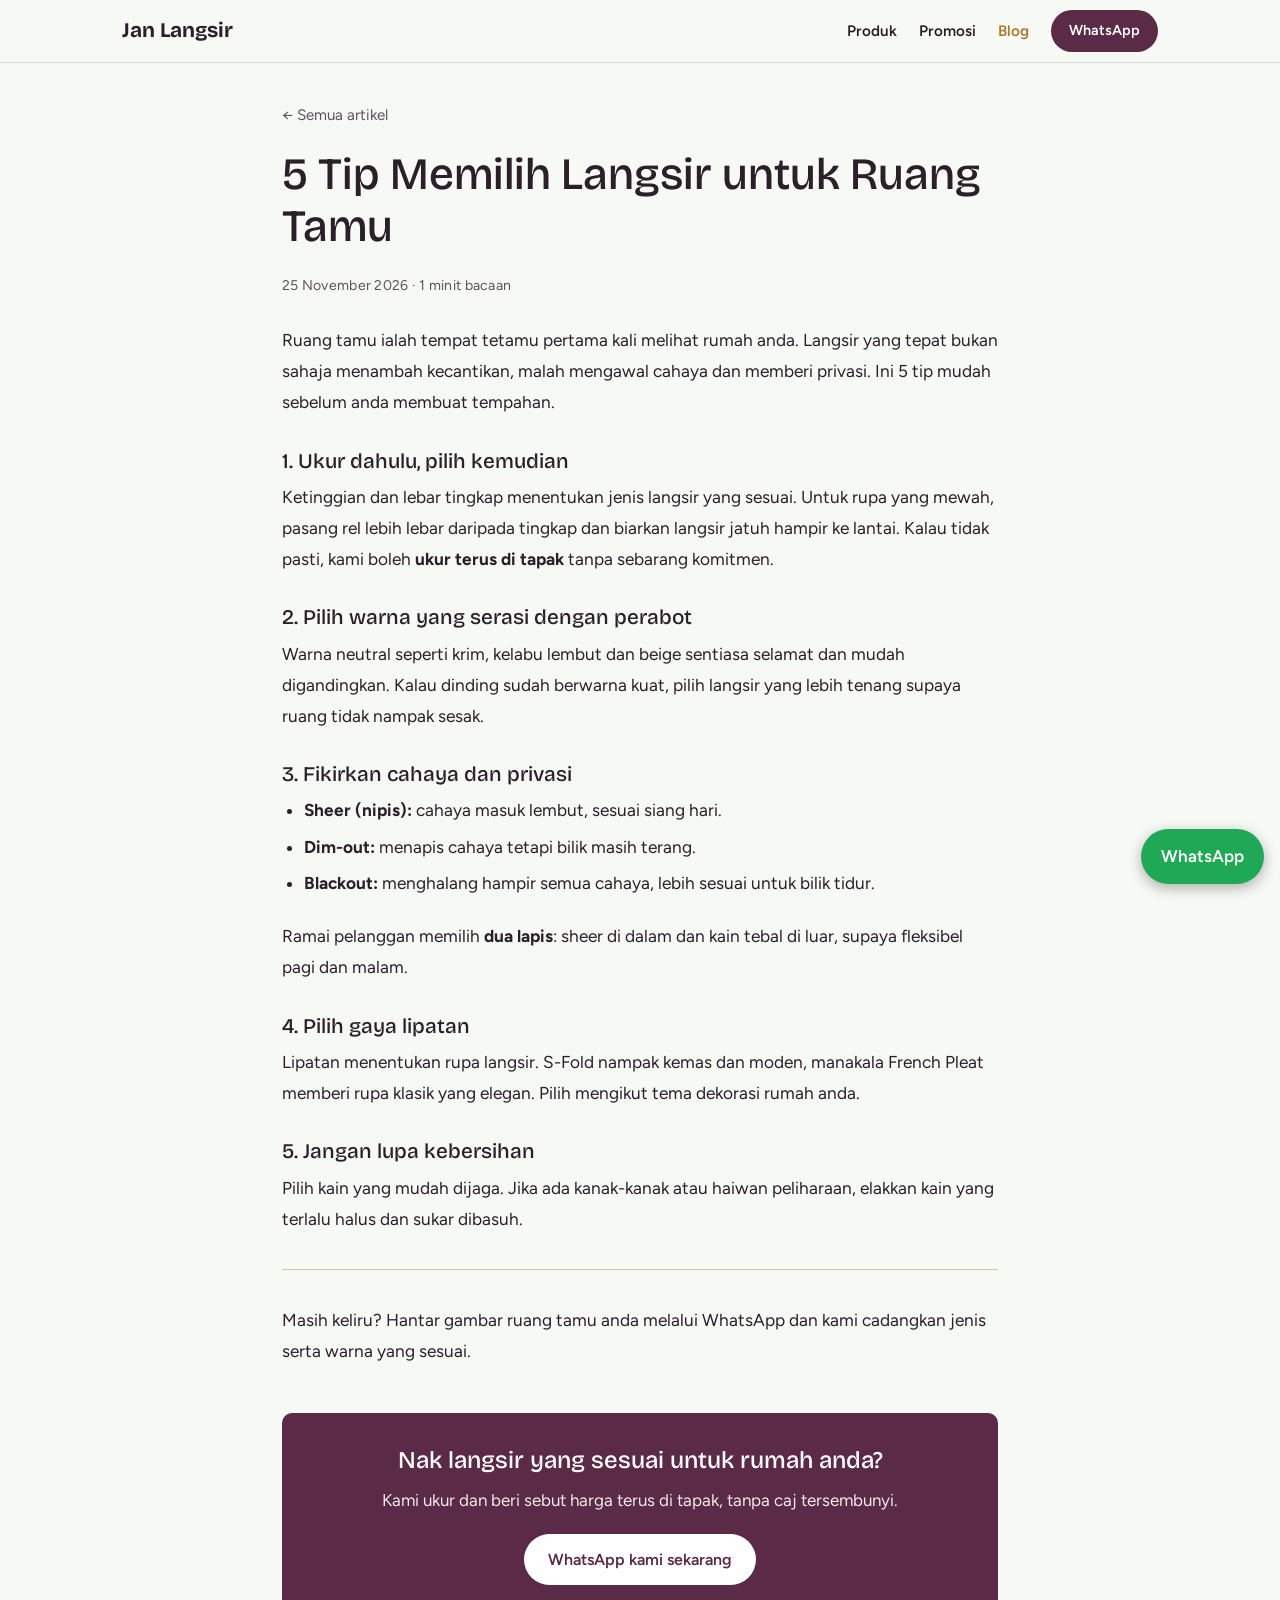
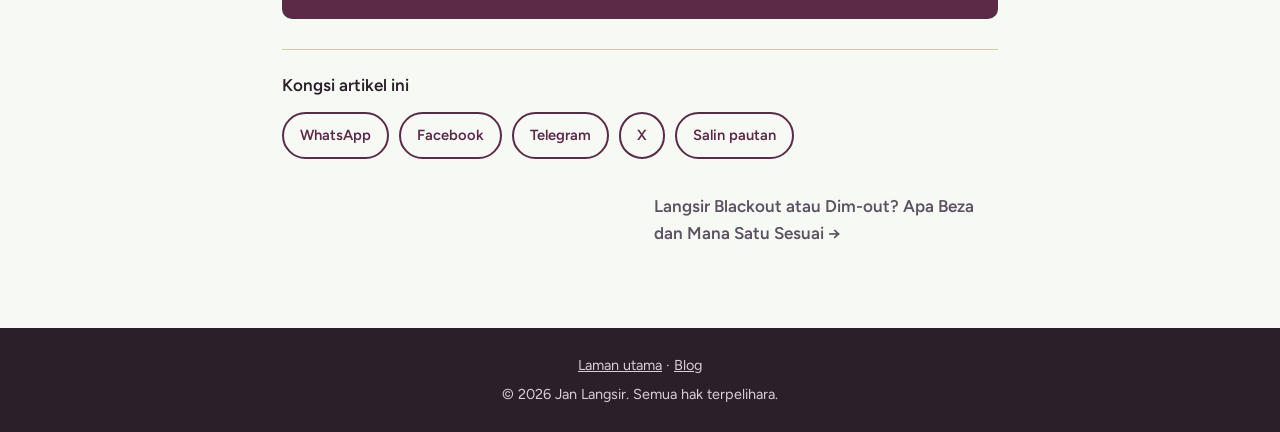
<file: blog/5-tip-pilih-langsir-ruang-tamu/index.html>
<!DOCTYPE html>
<html lang="ms">
<head>
<meta charset="utf-8">
<meta name="viewport" content="width=device-width, initial-scale=1">
<!-- generated-by-build.py -->
<title>5 Tip Memilih Langsir untuk Ruang Tamu | Jan Langsir</title>
<meta name="description" content="Ruang tamu adalah wajah rumah anda. Ikut 5 tip mudah ini supaya langsir yang dipilih cantik, selesa dan tahan lama.">
<link rel="canonical" href="https://jan-langsir.com/blog/5-tip-pilih-langsir-ruang-tamu/">
<link rel="icon" href="../../favicon.ico" sizes="any">
<link rel="alternate" type="application/rss+xml" title="Blog Jan Langsir" href="https://jan-langsir.com/blog/feed.xml">
<meta property="og:site_name" content="Jan Langsir">
<meta property="og:locale" content="ms_MY">
<meta property="og:type" content="article">
<meta property="og:title" content="5 Tip Memilih Langsir untuk Ruang Tamu | Jan Langsir">
<meta property="og:description" content="Ruang tamu adalah wajah rumah anda. Ikut 5 tip mudah ini supaya langsir yang dipilih cantik, selesa dan tahan lama.">
<meta property="og:url" content="https://jan-langsir.com/blog/5-tip-pilih-langsir-ruang-tamu/">
<meta property="og:image" content="https://jan-langsir.com/images/hero.jpeg">
<meta name="twitter:card" content="summary_large_image">
<meta name="twitter:title" content="5 Tip Memilih Langsir untuk Ruang Tamu | Jan Langsir">
<meta name="twitter:description" content="Ruang tamu adalah wajah rumah anda. Ikut 5 tip mudah ini supaya langsir yang dipilih cantik, selesa dan tahan lama.">
<meta name="twitter:image" content="https://jan-langsir.com/images/hero.jpeg">
<meta property="article:published_time" content="2026-11-25">
<script type="application/ld+json">{"@context":"https://schema.org","@type":"BlogPosting","headline":"5 Tip Memilih Langsir untuk Ruang Tamu","datePublished":"2026-11-25","image":"https://jan-langsir.com/images/hero.jpeg","mainEntityOfPage":"https://jan-langsir.com/blog/5-tip-pilih-langsir-ruang-tamu/","author":{"@type":"Organization","name":"Jan Langsir"},"publisher":{"@type":"Organization","name":"Jan Langsir"}}</script>
<link rel="preconnect" href="https://fonts.googleapis.com">
<link rel="preconnect" href="https://fonts.gstatic.com" crossorigin>
<link href="https://fonts.googleapis.com/css2?family=Bricolage+Grotesque:wght@500;700&family=Figtree:wght@400;600&display=swap" rel="stylesheet">
<script>
!function(f,b,e,v,n,t,s){if(f.fbq)return;n=f.fbq=function(){n.callMethod?
n.callMethod.apply(n,arguments):n.queue.push(arguments)};if(!f._fbq)f._fbq=n;
n.push=n;n.loaded=!0;n.version='2.0';n.queue=[];t=b.createElement(e);t.async=!0;
t.src=v;s=b.getElementsByTagName(e)[0];s.parentNode.insertBefore(t,s)}(window,
document,'script','https://connect.facebook.net/en_US/fbevents.js');
fbq('init', '1456977869632692');
fbq('track', 'PageView');
</script>
<link rel="stylesheet" href="../../blog/blog.css">
</head>
<body>
<nav>
  <div class="wrap">
    <a class="logo" href="../../">Jan Langsir</a>
    <ul>
      <li><a href="../../#produk">Produk</a></li>
      <li><a href="../../#promosi">Promosi</a></li>
      <li><a href="../../blog/" aria-current="page">Blog</a></li>
      <li><a class="btn wa-link" href="https://wa.me/60194477867?text=Hi%2C%20saya%20berminat%20dengan%20langsir" target="_blank" rel="noopener">WhatsApp</a></li>
    </ul>
  </div>
</nav>
<main class="wrap post">
  <p class="crumb"><a href="../">&larr; Semua artikel</a></p>
  <h1>5 Tip Memilih Langsir untuk Ruang Tamu</h1>
  <p class="meta">25 November 2026 &middot; 1 minit bacaan</p>
  
  <article class="prose">
<p>Ruang tamu ialah tempat tetamu pertama kali melihat rumah anda. Langsir yang tepat bukan sahaja menambah kecantikan, malah mengawal cahaya dan memberi privasi. Ini 5 tip mudah sebelum anda membuat tempahan.</p>
<h3>1. Ukur dahulu, pilih kemudian</h3>
<p>Ketinggian dan lebar tingkap menentukan jenis langsir yang sesuai. Untuk rupa yang mewah, pasang rel lebih lebar daripada tingkap dan biarkan langsir jatuh hampir ke lantai. Kalau tidak pasti, kami boleh <strong>ukur terus di tapak</strong> tanpa sebarang komitmen.</p>
<h3>2. Pilih warna yang serasi dengan perabot</h3>
<p>Warna neutral seperti krim, kelabu lembut dan beige sentiasa selamat dan mudah digandingkan. Kalau dinding sudah berwarna kuat, pilih langsir yang lebih tenang supaya ruang tidak nampak sesak.</p>
<h3>3. Fikirkan cahaya dan privasi</h3>
<ul><li><strong>Sheer (nipis):</strong> cahaya masuk lembut, sesuai siang hari.</li><li><strong>Dim-out:</strong> menapis cahaya tetapi bilik masih terang.</li><li><strong>Blackout:</strong> menghalang hampir semua cahaya, lebih sesuai untuk bilik tidur.</li></ul>
<p>Ramai pelanggan memilih <strong>dua lapis</strong>: sheer di dalam dan kain tebal di luar, supaya fleksibel pagi dan malam.</p>
<h3>4. Pilih gaya lipatan</h3>
<p>Lipatan menentukan rupa langsir. S-Fold nampak kemas dan moden, manakala French Pleat memberi rupa klasik yang elegan. Pilih mengikut tema dekorasi rumah anda.</p>
<h3>5. Jangan lupa kebersihan</h3>
<p>Pilih kain yang mudah dijaga. Jika ada kanak-kanak atau haiwan peliharaan, elakkan kain yang terlalu halus dan sukar dibasuh.</p>
<hr>
<p>Masih keliru? Hantar gambar ruang tamu anda melalui WhatsApp dan kami cadangkan jenis serta warna yang sesuai.</p>
  </article>
  <aside class="cta">
    <h2>Nak langsir yang sesuai untuk rumah anda?</h2>
    <p>Kami ukur dan beri sebut harga terus di tapak, tanpa caj tersembunyi.</p>
    <a class="btn wa-link" href="https://wa.me/60194477867?text=Hi%2C%20saya%20baca%20artikel%20anda%3A%205%20Tip%20Memilih%20Langsir%20untuk%20Ruang%20Tamu.%20Saya%20berminat%20untuk%20dapatkan%20sebut%20harga." target="_blank" rel="noopener">WhatsApp kami sekarang</a>
  </aside>
  <div class="share">
  <p class="share-t">Kongsi artikel ini</p>
  <div class="share-row">
    <button type="button" id="nativeshare" class="sbtn" data-url="https://jan-langsir.com/blog/5-tip-pilih-langsir-ruang-tamu/" data-title="5 Tip Memilih Langsir untuk Ruang Tamu" hidden>Kongsi…</button>
    <a class="sbtn s-wa" href="https://wa.me/?text=5%20Tip%20Memilih%20Langsir%20untuk%20Ruang%20Tamu%20https%3A%2F%2Fjan-langsir.com%2Fblog%2F5-tip-pilih-langsir-ruang-tamu%2F" target="_blank" rel="noopener">WhatsApp</a>
    <a class="sbtn s-fb" href="https://www.facebook.com/sharer/sharer.php?u=https%3A%2F%2Fjan-langsir.com%2Fblog%2F5-tip-pilih-langsir-ruang-tamu%2F" target="_blank" rel="noopener">Facebook</a>
    <a class="sbtn s-tg" href="https://t.me/share/url?url=https%3A%2F%2Fjan-langsir.com%2Fblog%2F5-tip-pilih-langsir-ruang-tamu%2F&amp;text=5%20Tip%20Memilih%20Langsir%20untuk%20Ruang%20Tamu" target="_blank" rel="noopener">Telegram</a>
    <a class="sbtn s-x" href="https://twitter.com/intent/tweet?url=https%3A%2F%2Fjan-langsir.com%2Fblog%2F5-tip-pilih-langsir-ruang-tamu%2F&amp;text=5%20Tip%20Memilih%20Langsir%20untuk%20Ruang%20Tamu" target="_blank" rel="noopener">X</a>
    <button type="button" id="copylink" class="sbtn" data-url="https://jan-langsir.com/blog/5-tip-pilih-langsir-ruang-tamu/">Salin pautan</button>
  </div>
</div>
  <div class="pn"><span></span><a href="../langsir-blackout-atau-dimout/">Langsir Blackout atau Dim-out? Apa Beza dan Mana Satu Sesuai &rarr;</a></div>
</main>
<footer><p style="margin:0 0 6px"><a href="../../">Laman utama</a> &middot; <a href="../../blog/">Blog</a></p>&copy; 2026 Jan Langsir. Semua hak terpelihara.</footer>
<a class="wa wa-link" href="https://wa.me/60194477867?text=Hi%2C%20saya%20berminat%20dengan%20langsir" target="_blank" rel="noopener" aria-label="WhatsApp">WhatsApp</a>
<script>
document.querySelectorAll('.wa-link').forEach(function(a){a.addEventListener('click',function(){if(window.fbq)fbq('track','Contact');});});
var cp=document.getElementById('copylink');
if(cp){cp.addEventListener('click',function(){
  var u=cp.getAttribute('data-url');
  function ok(){cp.textContent='Pautan disalin ✓';setTimeout(function(){cp.textContent='Salin pautan';},2200);}
  if(navigator.clipboard){navigator.clipboard.writeText(u).then(ok);}
  else{var t=document.createElement('textarea');t.value=u;document.body.appendChild(t);t.select();document.execCommand('copy');t.remove();ok();}
});}
var nb=document.getElementById('nativeshare');
if(nb){if(navigator.share){nb.hidden=false;nb.addEventListener('click',function(){navigator.share({title:nb.getAttribute('data-title'),url:nb.getAttribute('data-url')}).catch(function(){});});}}
</script>
</body>
</html>
</file>
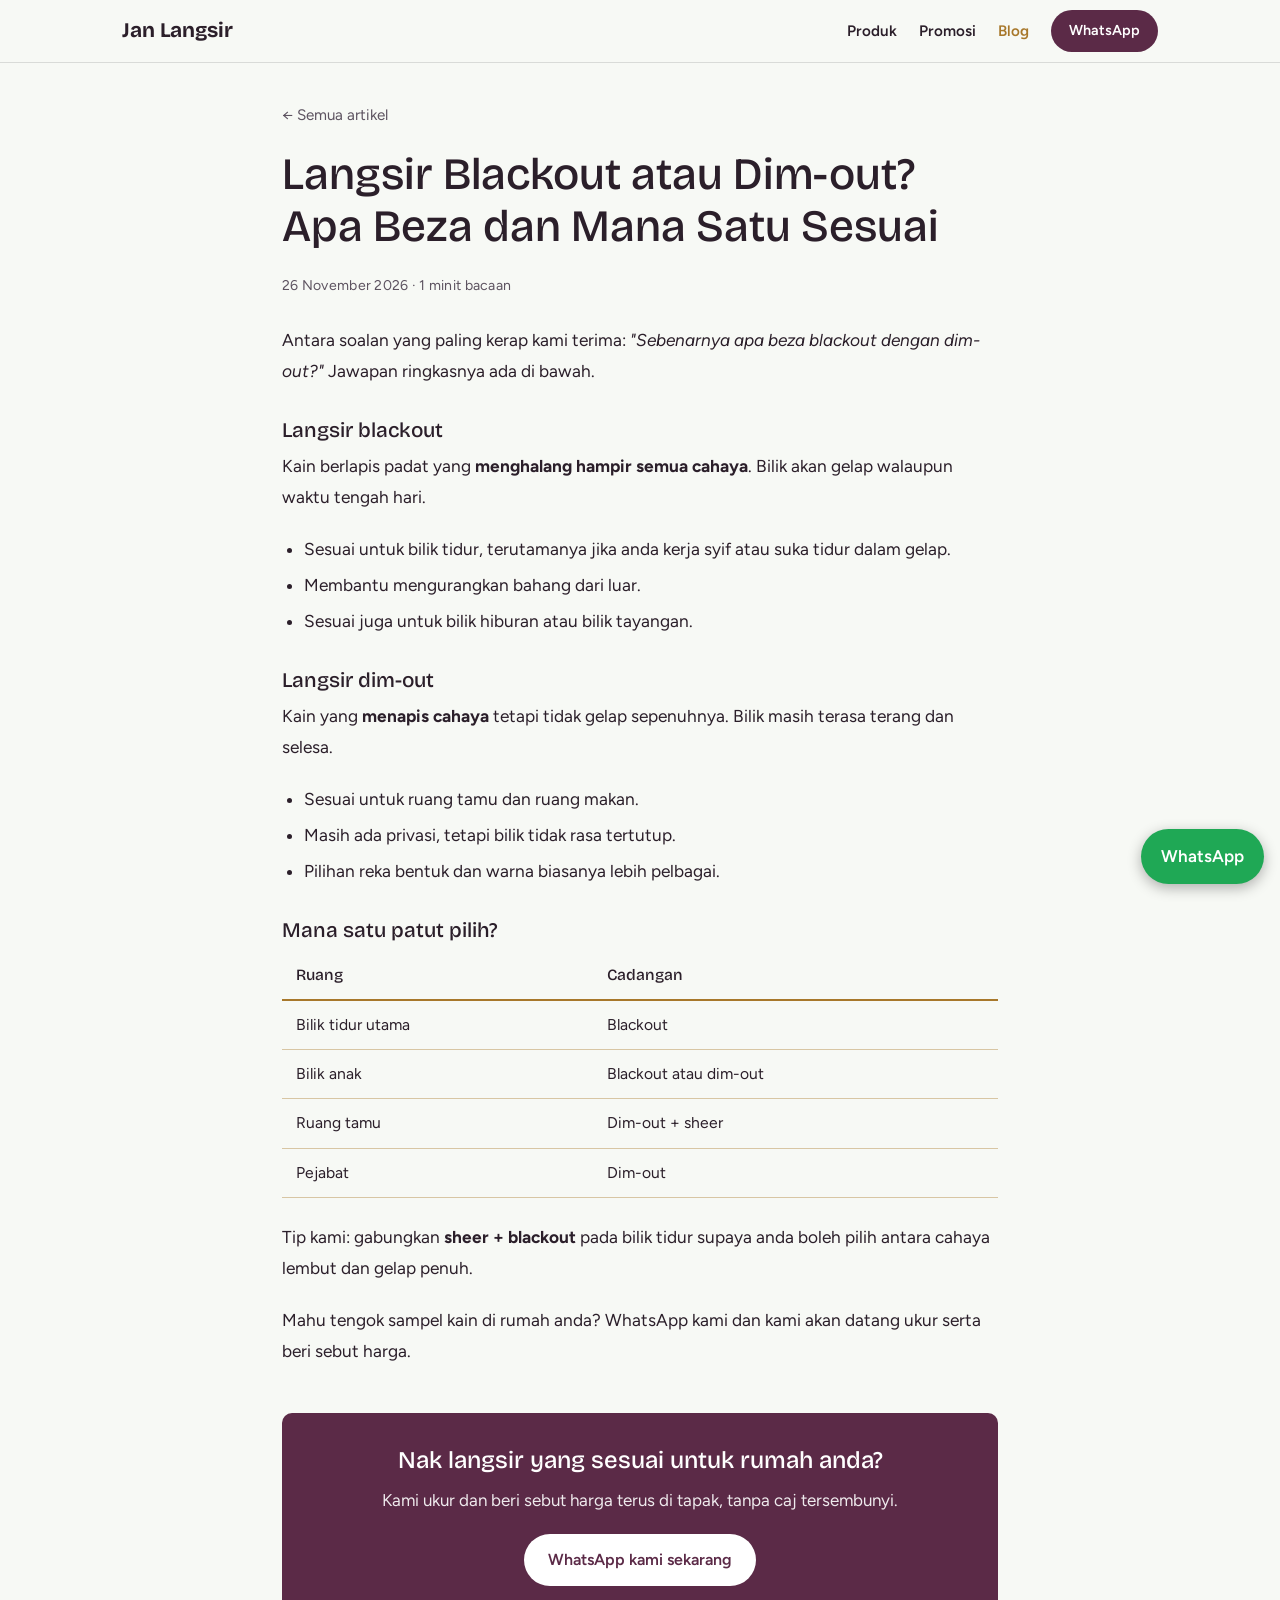
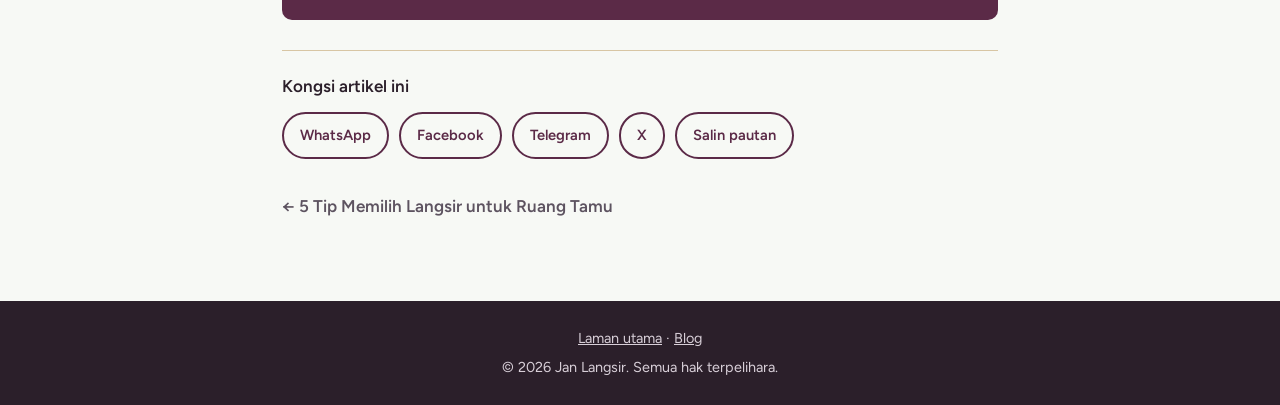
<file: blog/langsir-blackout-atau-dimout/index.html>
<!DOCTYPE html>
<html lang="ms">
<head>
<meta charset="utf-8">
<meta name="viewport" content="width=device-width, initial-scale=1">
<!-- generated-by-build.py -->
<title>Langsir Blackout atau Dim-out? Apa Beza dan Mana Satu Sesuai | Jan Langsir</title>
<meta name="description" content="Dua jenis langsir yang paling kerap ditanya pelanggan. Kenali perbezaannya sebelum anda membuat pilihan untuk bilik tidur atau ruang tamu.">
<link rel="canonical" href="https://jan-langsir.com/blog/langsir-blackout-atau-dimout/">
<link rel="icon" href="../../favicon.ico" sizes="any">
<link rel="alternate" type="application/rss+xml" title="Blog Jan Langsir" href="https://jan-langsir.com/blog/feed.xml">
<meta property="og:site_name" content="Jan Langsir">
<meta property="og:locale" content="ms_MY">
<meta property="og:type" content="article">
<meta property="og:title" content="Langsir Blackout atau Dim-out? Apa Beza dan Mana Satu Sesuai | Jan Langsir">
<meta property="og:description" content="Dua jenis langsir yang paling kerap ditanya pelanggan. Kenali perbezaannya sebelum anda membuat pilihan untuk bilik tidur atau ruang tamu.">
<meta property="og:url" content="https://jan-langsir.com/blog/langsir-blackout-atau-dimout/">
<meta property="og:image" content="https://jan-langsir.com/images/hero.jpeg">
<meta name="twitter:card" content="summary_large_image">
<meta name="twitter:title" content="Langsir Blackout atau Dim-out? Apa Beza dan Mana Satu Sesuai | Jan Langsir">
<meta name="twitter:description" content="Dua jenis langsir yang paling kerap ditanya pelanggan. Kenali perbezaannya sebelum anda membuat pilihan untuk bilik tidur atau ruang tamu.">
<meta name="twitter:image" content="https://jan-langsir.com/images/hero.jpeg">
<meta property="article:published_time" content="2026-11-26">
<script type="application/ld+json">{"@context":"https://schema.org","@type":"BlogPosting","headline":"Langsir Blackout atau Dim-out? Apa Beza dan Mana Satu Sesuai","datePublished":"2026-11-26","image":"https://jan-langsir.com/images/hero.jpeg","mainEntityOfPage":"https://jan-langsir.com/blog/langsir-blackout-atau-dimout/","author":{"@type":"Organization","name":"Jan Langsir"},"publisher":{"@type":"Organization","name":"Jan Langsir"}}</script>
<link rel="preconnect" href="https://fonts.googleapis.com">
<link rel="preconnect" href="https://fonts.gstatic.com" crossorigin>
<link href="https://fonts.googleapis.com/css2?family=Bricolage+Grotesque:wght@500;700&family=Figtree:wght@400;600&display=swap" rel="stylesheet">
<script>
!function(f,b,e,v,n,t,s){if(f.fbq)return;n=f.fbq=function(){n.callMethod?
n.callMethod.apply(n,arguments):n.queue.push(arguments)};if(!f._fbq)f._fbq=n;
n.push=n;n.loaded=!0;n.version='2.0';n.queue=[];t=b.createElement(e);t.async=!0;
t.src=v;s=b.getElementsByTagName(e)[0];s.parentNode.insertBefore(t,s)}(window,
document,'script','https://connect.facebook.net/en_US/fbevents.js');
fbq('init', '1456977869632692');
fbq('track', 'PageView');
</script>
<link rel="stylesheet" href="../../blog/blog.css">
</head>
<body>
<nav>
  <div class="wrap">
    <a class="logo" href="../../">Jan Langsir</a>
    <ul>
      <li><a href="../../#produk">Produk</a></li>
      <li><a href="../../#promosi">Promosi</a></li>
      <li><a href="../../blog/" aria-current="page">Blog</a></li>
      <li><a class="btn wa-link" href="https://wa.me/60194477867?text=Hi%2C%20saya%20berminat%20dengan%20langsir" target="_blank" rel="noopener">WhatsApp</a></li>
    </ul>
  </div>
</nav>
<main class="wrap post">
  <p class="crumb"><a href="../">&larr; Semua artikel</a></p>
  <h1>Langsir Blackout atau Dim-out? Apa Beza dan Mana Satu Sesuai</h1>
  <p class="meta">26 November 2026 &middot; 1 minit bacaan</p>
  
  <article class="prose">
<p>Antara soalan yang paling kerap kami terima: <em>"Sebenarnya apa beza blackout dengan dim-out?"</em> Jawapan ringkasnya ada di bawah.</p>
<h3>Langsir blackout</h3>
<p>Kain berlapis padat yang <strong>menghalang hampir semua cahaya</strong>. Bilik akan gelap walaupun waktu tengah hari.</p>
<ul><li>Sesuai untuk bilik tidur, terutamanya jika anda kerja syif atau suka tidur dalam gelap.</li><li>Membantu mengurangkan bahang dari luar.</li><li>Sesuai juga untuk bilik hiburan atau bilik tayangan.</li></ul>
<h3>Langsir dim-out</h3>
<p>Kain yang <strong>menapis cahaya</strong> tetapi tidak gelap sepenuhnya. Bilik masih terasa terang dan selesa.</p>
<ul><li>Sesuai untuk ruang tamu dan ruang makan.</li><li>Masih ada privasi, tetapi bilik tidak rasa tertutup.</li><li>Pilihan reka bentuk dan warna biasanya lebih pelbagai.</li></ul>
<h3>Mana satu patut pilih?</h3>
<div class="tbl"><table><thead><tr><th>Ruang</th><th>Cadangan</th></tr></thead><tbody><tr><td>Bilik tidur utama</td><td>Blackout</td></tr><tr><td>Bilik anak</td><td>Blackout atau dim-out</td></tr><tr><td>Ruang tamu</td><td>Dim-out + sheer</td></tr><tr><td>Pejabat</td><td>Dim-out</td></tr></tbody></table></div>
<p>Tip kami: gabungkan <strong>sheer + blackout</strong> pada bilik tidur supaya anda boleh pilih antara cahaya lembut dan gelap penuh.</p>
<p>Mahu tengok sampel kain di rumah anda? WhatsApp kami dan kami akan datang ukur serta beri sebut harga.</p>
  </article>
  <aside class="cta">
    <h2>Nak langsir yang sesuai untuk rumah anda?</h2>
    <p>Kami ukur dan beri sebut harga terus di tapak, tanpa caj tersembunyi.</p>
    <a class="btn wa-link" href="https://wa.me/60194477867?text=Hi%2C%20saya%20baca%20artikel%20anda%3A%20Langsir%20Blackout%20atau%20Dim-out%3F%20Apa%20Beza%20dan%20Mana%20Satu%20Sesuai.%20Saya%20berminat%20untuk%20dapatkan%20sebut%20harga." target="_blank" rel="noopener">WhatsApp kami sekarang</a>
  </aside>
  <div class="share">
  <p class="share-t">Kongsi artikel ini</p>
  <div class="share-row">
    <button type="button" id="nativeshare" class="sbtn" data-url="https://jan-langsir.com/blog/langsir-blackout-atau-dimout/" data-title="Langsir Blackout atau Dim-out? Apa Beza dan Mana Satu Sesuai" hidden>Kongsi…</button>
    <a class="sbtn s-wa" href="https://wa.me/?text=Langsir%20Blackout%20atau%20Dim-out%3F%20Apa%20Beza%20dan%20Mana%20Satu%20Sesuai%20https%3A%2F%2Fjan-langsir.com%2Fblog%2Flangsir-blackout-atau-dimout%2F" target="_blank" rel="noopener">WhatsApp</a>
    <a class="sbtn s-fb" href="https://www.facebook.com/sharer/sharer.php?u=https%3A%2F%2Fjan-langsir.com%2Fblog%2Flangsir-blackout-atau-dimout%2F" target="_blank" rel="noopener">Facebook</a>
    <a class="sbtn s-tg" href="https://t.me/share/url?url=https%3A%2F%2Fjan-langsir.com%2Fblog%2Flangsir-blackout-atau-dimout%2F&amp;text=Langsir%20Blackout%20atau%20Dim-out%3F%20Apa%20Beza%20dan%20Mana%20Satu%20Sesuai" target="_blank" rel="noopener">Telegram</a>
    <a class="sbtn s-x" href="https://twitter.com/intent/tweet?url=https%3A%2F%2Fjan-langsir.com%2Fblog%2Flangsir-blackout-atau-dimout%2F&amp;text=Langsir%20Blackout%20atau%20Dim-out%3F%20Apa%20Beza%20dan%20Mana%20Satu%20Sesuai" target="_blank" rel="noopener">X</a>
    <button type="button" id="copylink" class="sbtn" data-url="https://jan-langsir.com/blog/langsir-blackout-atau-dimout/">Salin pautan</button>
  </div>
</div>
  <div class="pn"><a href="../5-tip-pilih-langsir-ruang-tamu/">&larr; 5 Tip Memilih Langsir untuk Ruang Tamu</a><span></span></div>
</main>
<footer><p style="margin:0 0 6px"><a href="../../">Laman utama</a> &middot; <a href="../../blog/">Blog</a></p>&copy; 2026 Jan Langsir. Semua hak terpelihara.</footer>
<a class="wa wa-link" href="https://wa.me/60194477867?text=Hi%2C%20saya%20berminat%20dengan%20langsir" target="_blank" rel="noopener" aria-label="WhatsApp">WhatsApp</a>
<script>
document.querySelectorAll('.wa-link').forEach(function(a){a.addEventListener('click',function(){if(window.fbq)fbq('track','Contact');});});
var cp=document.getElementById('copylink');
if(cp){cp.addEventListener('click',function(){
  var u=cp.getAttribute('data-url');
  function ok(){cp.textContent='Pautan disalin ✓';setTimeout(function(){cp.textContent='Salin pautan';},2200);}
  if(navigator.clipboard){navigator.clipboard.writeText(u).then(ok);}
  else{var t=document.createElement('textarea');t.value=u;document.body.appendChild(t);t.select();document.execCommand('copy');t.remove();ok();}
});}
var nb=document.getElementById('nativeshare');
if(nb){if(navigator.share){nb.hidden=false;nb.addEventListener('click',function(){navigator.share({title:nb.getAttribute('data-title'),url:nb.getAttribute('data-url')}).catch(function(){});});}}
</script>
</body>
</html>
</file>
<file: blog/blog.css>
:root{--ink:#2B1F2A;--plum:#5B2A47;--sage:#DDE5D8;--brass:#A8782B;--bg:#F7F9F5;--fg:#2B1F2A;--card:#fff;--muted:#5d5360;--line:rgba(168,120,43,.4)}
@media (prefers-color-scheme:dark){:root{--bg:#1d1620;--fg:#f1ebf0;--card:#291e2b;--muted:#b9aebb;--sage:#262b26}}
*{box-sizing:border-box}
html{scroll-behavior:smooth}
body{margin:0;font-family:Figtree,system-ui,sans-serif;background:var(--bg);color:var(--fg);line-height:1.6;font-size:17px}
h1,h2,h3,h4{font-family:'Bricolage Grotesque',Figtree,sans-serif;line-height:1.15;margin:0 0 .5em;font-weight:500}
a{color:inherit}
img{max-width:100%;display:block}
:focus-visible{outline:3px solid var(--brass);outline-offset:3px}
.wrap{max-width:1080px;margin:0 auto;padding:0 22px}

.btn{display:inline-block;background:var(--plum);color:#fff;padding:13px 24px;border-radius:999px;font-weight:600;text-decoration:none;border:0;cursor:pointer;font-size:1rem;font-family:inherit}
.btn:hover{background:#431c34}

nav{position:sticky;top:0;z-index:20;background:var(--bg);border-bottom:1px solid rgba(128,128,128,.25)}
nav .wrap{display:flex;align-items:center;justify-content:space-between;height:62px;gap:14px}
.logo{font-family:'Bricolage Grotesque';font-weight:700;font-size:1.3rem;text-decoration:none}
nav ul{display:flex;gap:22px;list-style:none;margin:0;padding:0;align-items:center}
nav ul a{text-decoration:none;font-weight:600;font-size:.95rem}
nav ul a[aria-current]{color:var(--brass)}
nav .btn{padding:9px 18px;font-size:.9rem;color:#fff}
@media(max-width:560px){nav ul li:nth-child(1),nav ul li:nth-child(2){display:none}}

footer{background:var(--ink);color:#d8cfd8;text-align:center;padding:26px 22px;font-size:.9rem;margin-top:80px}
.wa{position:fixed;right:16px;bottom:16px;background:#1FA855;color:#fff;border-radius:999px;padding:14px 20px;font-weight:600;text-decoration:none;box-shadow:0 4px 14px rgba(0,0,0,.3);z-index:30}

/* senarai blog */
.bloghead{background:#F3EDE4;padding:72px 0 56px;text-align:center}
@media(prefers-color-scheme:dark){.bloghead{background:#241b26}}
.bloghead h1{font-size:clamp(2rem,6vw,3.2rem)}
.bloghead h1::after{content:"";display:block;width:56px;height:2px;background:var(--brass);margin:18px auto 0}
.bloghead p{color:var(--muted);max-width:34em;margin:18px auto 0}
.cards{display:grid;gap:32px;grid-template-columns:repeat(auto-fit,minmax(290px,1fr));margin-top:52px}
.card{background:var(--card);border:1px solid var(--line)}
.card-a{display:block;text-decoration:none;height:100%}
.ph{aspect-ratio:16/10;background:repeating-linear-gradient(90deg,#6c3556 0 18px,#5B2A47 30px,#4a2038 44px);overflow:hidden}
.ph img{width:100%;height:100%;object-fit:cover}
.card-b{padding:22px 22px 26px}
.card-b h2{font-size:1.35rem;margin:.1em 0 .4em}
.card-b p{margin:0 0 .6em;color:var(--muted)}
.meta{font-size:.88rem;color:var(--muted);margin:0 0 .4em;letter-spacing:.02em}
.more{color:var(--plum);font-weight:600}
@media(prefers-color-scheme:dark){.more{color:#e6c98a}}
.card:hover{border-color:var(--brass)}

/* artikel */
.post{max-width:760px;padding-top:40px}
.crumb{margin:0 0 22px;font-size:.95rem}
.crumb a{text-decoration:none;color:var(--muted)}
.post h1{font-size:clamp(1.9rem,5.5vw,2.8rem)}
.cover{width:100%;border-radius:6px;margin:22px 0 8px;aspect-ratio:16/9;object-fit:cover}
.prose{font-size:1.08rem;line-height:1.8;margin-top:28px}
.prose h2{font-size:1.65rem;margin:1.8em 0 .5em}
.prose h3{font-size:1.3rem;margin:1.5em 0 .4em}
.prose p{margin:0 0 1.2em}
.prose ul,.prose ol{padding-left:1.3em;margin:0 0 1.3em}
.prose li{margin:.3em 0}
.prose a{color:var(--plum);text-underline-offset:3px}
@media(prefers-color-scheme:dark){.prose a{color:#e6c98a}}
.prose img{border-radius:6px;margin:1.4em 0}
.prose blockquote{margin:1.5em 0;padding:4px 0 4px 20px;border-left:3px solid var(--brass);color:var(--muted)}
.prose blockquote p{margin:0}
.prose hr{border:0;border-top:1px solid var(--line);margin:2em 0}

.cta{background:var(--plum);color:#fff;border-radius:10px;padding:34px 28px;margin:46px 0 30px;text-align:center}
.cta h2{font-size:1.5rem}
.cta p{margin:0 0 20px;opacity:.9}
.cta .btn{background:#fff;color:var(--plum)}
.cta .btn:hover{background:#f1e8ee}

.share{border-top:1px solid var(--line);padding-top:22px}
.share-t{margin:0 0 12px;font-weight:600}
.share-row{display:flex;flex-wrap:wrap;gap:10px}
.sbtn{font:inherit;font-weight:600;font-size:.92rem;padding:10px 16px;border-radius:999px;border:2px solid var(--plum);background:transparent;color:var(--plum);text-decoration:none;cursor:pointer}
.sbtn:hover{background:var(--plum);color:#fff}
.sbtn[hidden]{display:none}
@media(prefers-color-scheme:dark){.sbtn{border-color:#e6c98a;color:#e6c98a}.sbtn:hover{background:#e6c98a;color:#1d1620}}

.pn{display:flex;justify-content:space-between;gap:20px;margin-top:34px;font-weight:600}
.pn a{text-decoration:none;color:var(--muted);max-width:48%}
.pn a:hover{color:var(--brass)}

.tbl{overflow-x:auto;margin:0 0 1.4em}
.prose table{border-collapse:collapse;width:100%;font-size:.98rem}
.prose th,.prose td{text-align:left;padding:10px 14px;border-bottom:1px solid var(--line)}
.prose th{font-family:'Bricolage Grotesque',sans-serif;font-weight:500;border-bottom:2px solid var(--brass)}
</file>
